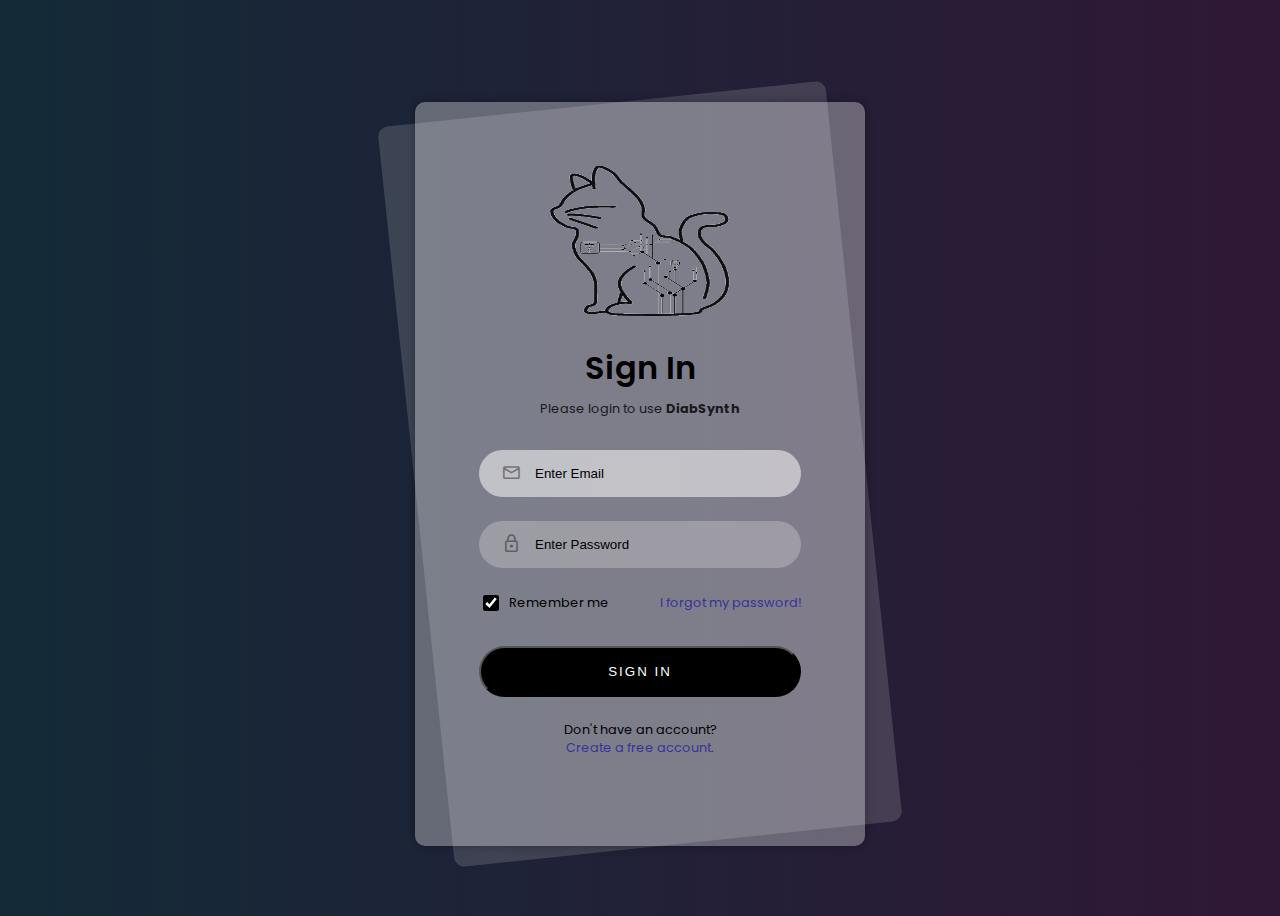
<file: index.html>
<!DOCTYPE html>
<html lang="en">

<head>
    <meta charset="UTF-8">
    <meta http-equiv="X-UA-Compatible" content="IE=edge">
    <meta name="viewport" content="width=device-width, initial-scale=1.0">
    <link rel="stylesheet" href="style.css"/>
    <link rel="stylesheet" href="https://fonts.googleapis.com/css2?family=Material+Symbols+Rounded:opsz,wght,FILL,GRAD@48,600,0,0" />
    <link rel="shortcut icon" href="images/circle_diab.png" type="image/png">
    <meta property="og:title" content="DiabSynth">
    <meta property="og:description" content="Empowering you with cutting-edge machine learning, DiabSynth redefines diabetes care. Gain insights tailored to your unique health profile, making proactive management effortless and personalized.">
    <meta property="og:image" content="https://diabsynth.netlify.app/images/circle_diab.png">
    <title>DiabSynth | Login</title>
</head>

<body>

    <div class="login-card-container">
        <div class="login-card">
            <div class="login-card-logo">
                <img src="images/bgremove_logo1.png" alt="logo" height="150px"> 
            </div>
            <div class="login-card-header">
                <h1>Sign In</h1>
                <div>Please login to use <b>DiabSynth</b></div>
            </div>
            <form class="login-card-form" onsubmit="validateCredentials(event)">
                <div class="form-item">
                    <span class="form-item-icon material-symbols-rounded">mail</span>
                    <input type="text" placeholder="Enter Email" id="emailForm" autocomplete="off" 
                    autofocus required>
                </div>
                <div class="form-item">
                    <span class="form-item-icon material-symbols-rounded">lock</span>
                    <input type="password" placeholder="Enter Password" id="passwordForm" autocomplete="off"
                     required>
                </div>
                <div class="form-item-other">
                    <div class="checkbox">
                        <input type="checkbox" id="rememberMeCheckbox" checked>
                        <label for="rememberMeCheckbox">Remember me</label>
                    </div>
                    <a href="#">I forgot my password!</a>
                </div>
                <button type="submit">Sign In</button>
            </form>
            <div class="login-card-footer">
                Don't have an account?<br> <a href="SignUp.html">Create a free account.</a>
            </div>
            <br>
        </div>
        <div class="login-card-social">
            <div class="login-card-social-btns">
                <!-- ... (social buttons) ... -->
            </div>
        </div>
    </div>

    <script>
        function validateCredentials(event) {
            event.preventDefault();
            
            var email = document.getElementById('emailForm').value;
            var password = document.getElementById('passwordForm').value;

            // Check if entered credentials are valid
            if (email === 'admin' && password === 'admin') {
                // Redirect to DiabSynth homepage
                window.location.href = 'homepage/index.html';
            } else {
                alert('Invalid credentials. Please try again.');
            }
        }
    </script>

</body>

</html>
</file>
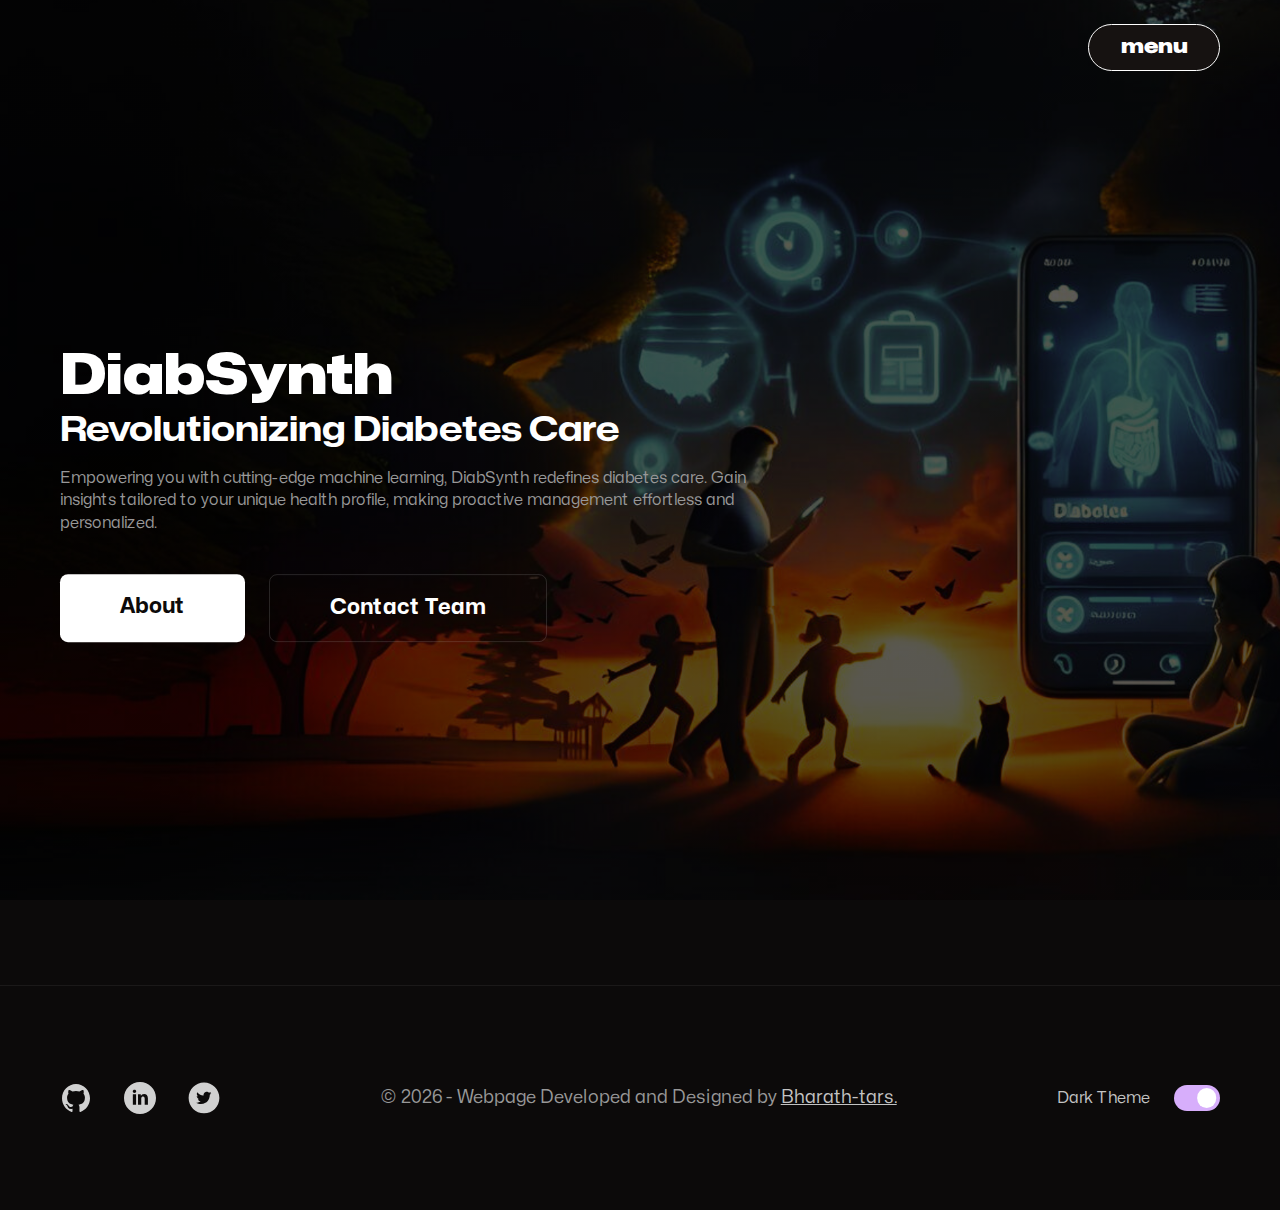
<file: homepage/index.html>
<!DOCTYPE html>
<html lang="en">
  <head>
    <meta charset="UTF-8" />
    <meta http-equiv="X-UA-Compatible" content="IE=edge" />
    <meta name="viewport" content="width=device-width, initial-scale=1.0" />
    <meta name="robots" content="index, follow" />
    <!-- Read and update content attributes accordingly  -->
    <meta
      name="description"
      content="Empowering you with cutting-edge machine learning, DiabSynth redefines diabetes care. Gain insights tailored to your unique health profile, making proactive management effortless and personalized."
    />
    <!-- Google / Search Engine Tags -->
<meta itemprop="name" content="DiabSynth">
<meta itemprop="description" content=" Empowering you with cutting-edge machine learning, DiabSynth redefines diabetes care. Gain insights tailored to your unique health profile, making proactive management effortless and personalized.">
<!-- Reference screenshot of updated site's header in place of content -->
<meta itemprop="image" content="assets/images/circle_diab.png">
<!-- Facebook Meta Tags -->
<meta property="og:url" content="https://diabsynth.netlify.app">
<meta property="og:type" content="website">
<meta property="og:title" content="DiabSynth">
<meta property="og:description" content=" Empowering you with cutting-edge machine learning, DiabSynth redefines diabetes care. Gain insights tailored to your unique health profile, making proactive management effortless and personalized.">
<!-- Reference screenshot of updated site's header in content -->
<meta property="og:image" content="assets/images/circle_diab.png">

<!-- Twitter Meta Tags -->
<meta name="twitter:card" content="summary_large_image">
<meta name="twitter:title" content="DiabSynth">
<meta name="twitter:description" content=" Empowering you with cutting-edge machine learning, DiabSynth redefines diabetes care. Gain insights tailored to your unique health profile, making proactive management effortless and personalized.">

<!-- Reference screenshot of updated site's header in content -->
<meta name="twitter:image" content="assets/images/circle_diab.png">


<!-- Update favicon href attribute with image of yourself -->
    <link
      rel="shortcut icon"
      href="assets/images/circle_diab.png"
      type="image/png"
    />

    <!-- Preloading fonts for better performance -->

    <link
      rel="preload"
      href="assets/fonts/Mona-Sans.woff2"
      as="font"
      type="font/woff2"
      crossorigin
    />

    <link rel="stylesheet" href="style.css" />
    <script src="script.js" defer></script>

    <!-- Your name here -->
    <title>DiabSynth | Home</title>
  </head>

  <body>

    <script>
      const theme = localStorage.getItem("theme") || "dark";
      document.body.classList.add(theme);
    </script>

    <header class="header">

      <div class="menu-btn-container">
        <div class="container">
          <button type="button" class="menu-btn">menu</button>
        </div>
      </div>

      <nav class="nav hidden">
        <ol class="nav-items">
          <li class="nav-item"><a href="index.html">Home</a></li>
          <li class="nav-item">
            <a href="about.html" data-focused="last-focused">About</a>
          </li>
          <li class="nav-item">
            <a href="faq.html" data-focused="last-focused">Blog & Faq's</a>
          </li>
          <li class="nav-item">
            <a href="https://diabsynth.onrender.com/" data-focused="last-focused">Test</a>
          </li>
          <li class="nav-item">
            <a href="contact.html" data-focused="last-focused">Contact</a>
          </li>
          <li class="nav-item">
            <a href="profile.html" data-focused="last-focused">Profile</a>
          </li>
        </ol>
      </nav>

      <div class="container">
        <div class="header-textbox">
          <!-- Replace with your name and job title -->
          <h1 class="h1">
            <b>DiabSynth</b></h1>
           <h3 class="h3"> Revolutionizing Diabetes Care
          </h3> 

          <!-- Add a small introductory paragraph about yourself -->
          <p class="header-text">
            Empowering you with cutting-edge machine learning, DiabSynth redefines diabetes care. Gain insights tailored to your unique health profile, making proactive management effortless and personalized.
          </p>

          <div class="header-btns">
            <a href="about.html" class="btn btn-cta">About</a>
            <a href="contact.html" class="btn btn-secondary">Contact Team</a>
          </div>
        </div>
      </div>
    </header>

    <footer class="footer">
      <div class="container">
        <div class="footer-content">
          <!-- Update href and src attributes -->
          <nav>
            <ol class="footer-links">
              <li class="footer-link">
                <a title="GitHub" href="https://github.com/bharath-tars" target="_blank" rel="noopener"
                  ><img
                    loading="lazy"
                    src="assets/images/social-links/github.svg"
                    alt="GitHub"
                /></a>
              </li>
              <li class="footer-link">
                <a title="Linkedin" href="https://www.linkedin.com/in/bharath-sudarsanam" target="_blank" rel="noopener"
                  ><img
                    loading="lazy"
                    src="assets/images/social-links/linkedin.svg"
                    alt="Linkedin"
                /></a>
              </li>
              <li class="footer-link">
                <a title="Linktree" href="https://twitter.com/Bharathtars1991" target="_blank" rel="noopener"
                  ><img
                    loading="lazy"
                    src="assets/images/social-links/twitter.svg"
                    alt="Twitter"
                /></a>
              </li>
            </ol>
          </nav>
          <p class="footer-text">
            &copy; <span>2023</span> - Webpage Developed and Designed by <a target="_blank" rel="noopener" href="https://github.com/bharath-tars">Bharath-tars.</a>
          </p>
          <label class="theme-switch" for="theme-switch">
            <span>Dark Theme</span>
            <input type="checkbox" id="theme-switch" role="switch"/>
          </label>
        </div>
      </div>
    </footer>
  </body>
</html>
</file>
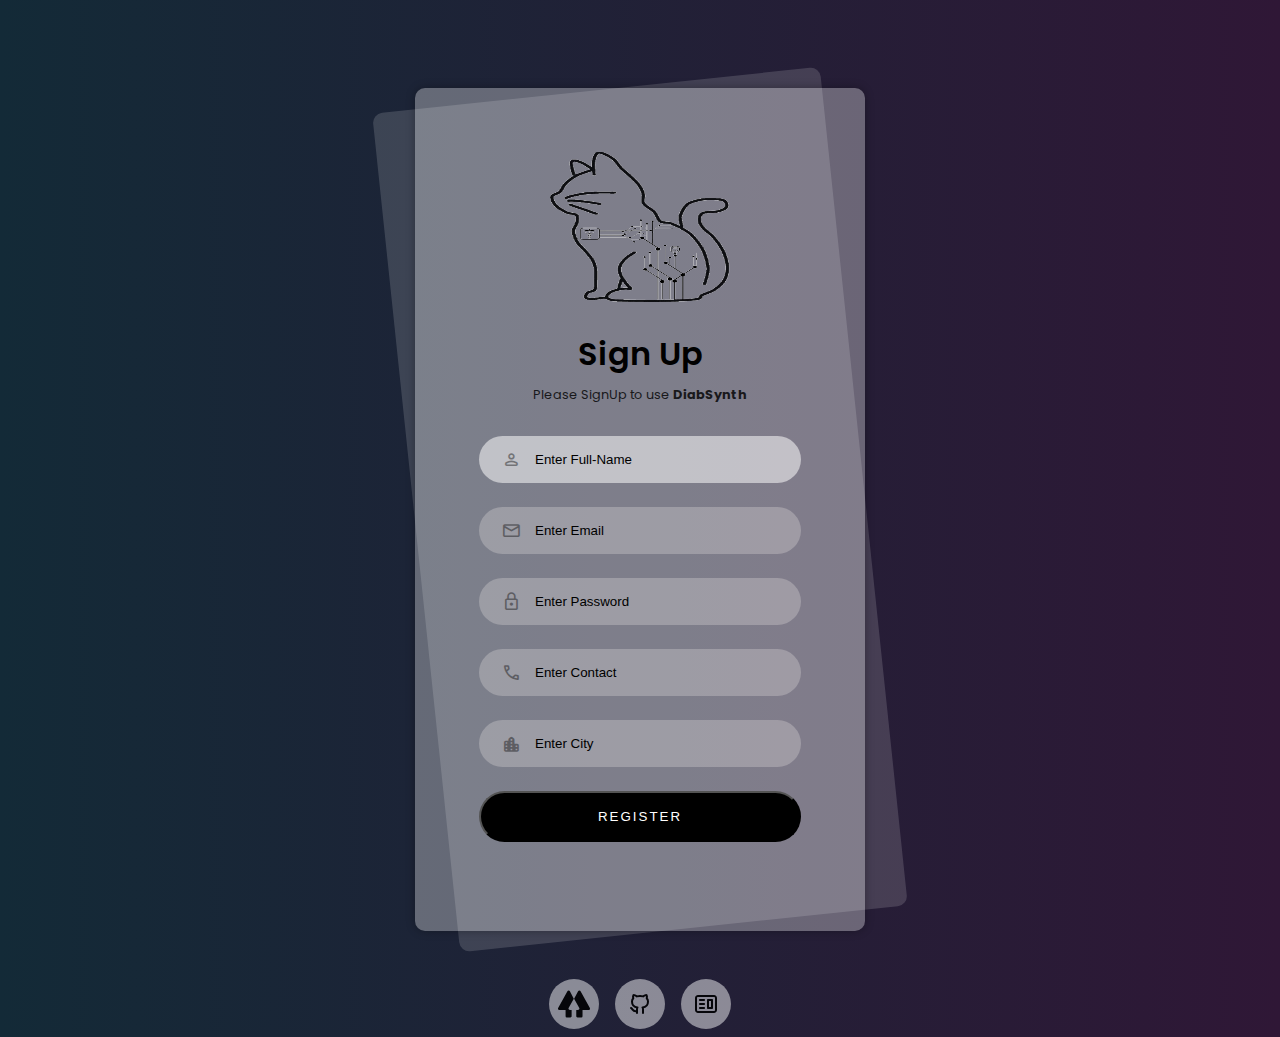
<file: SignUp.html>
<!DOCTYPE html>
<html lang="en">

<head>
    <meta charset="UTF-8">
    <meta http-equiv="X-UA-Compatible" content="IE=edge">
    <meta name="viewport" content="width=device-width, initial-scale=1.0">
    <link rel="stylesheet" href="style.css"/>
    <link rel="stylesheet" href="https://fonts.googleapis.com/css2?family=Material+Symbols+Rounded:opsz,wght,FILL,GRAD@48,600,0,0" />
    <link rel="shortcut icon" href="images/circle_diab.png" type="image/png">
    <title>DiabSynth | SignUp</title>
</head>

<body>

    <div class="login-card-container">
        <div class="login-card">
            <div class="login-card-logo">
                <img src="images/bgremove_logo1.png" alt="logo" height="150px">
            </div>
            <div class="login-card-header">
                <h1>Sign Up</h1>
                <div>Please SignUp to use <b>DiabSynth</b></div>
            </div>
            <form class="login-card-form" action="index.html">
                <div class="form-item">
                    <span class="form-item-icon material-symbols-rounded">person</span>
                    <input type="text" placeholder="Enter Full-Name" name="name" id="name" autocomplete="off" 
                    autofocus required>
                </div>
                <div class="form-item">
                    <span class="form-item-icon material-symbols-rounded">mail</span>
                    <input type="email" placeholder="Enter Email" name="email" id="email" autocomplete="off" 
                    autofocus required>
                </div>
                <div class="form-item">
                    <span class="form-item-icon material-symbols-rounded">lock</span>
                    <input type="password" placeholder="Enter Password" name="password" id="password" autocomplete="off"
                     autofocus required>
                </div>
                <div class="form-item">
                    <span class="form-item-icon material-symbols-rounded">Phone</span>
                    <input type="text" placeholder="Enter Contact" name="phone" id="phone" autocomplete="off" 
                    autofocus required>
                </div>
                <div class="form-item">
                    <span class="form-item-icon material-symbols-rounded">location_city</span>
                    <input type="text" placeholder="Enter City" name="city" id="city" autocomplete="off" 
                    autofocus required>
                </div>

                <button type="submit">Register</button>
            </form>
            <br>
        </div>
        <div class="login-card-social">
            <div class="login-card-social-btns">
                <a href="https://linktr.ee/bharath2k35" target="_blank">
                    <svg role="img" viewBox="0 0 24 24" xmlns="http://www.w3.org/2000/svg" id="IconChangeColor" height="32" width="32"><title>Linktree</title><path d="M7.953 15.066c-.08.163-.08.324-.08.486.08.517.528.897 1.052.89h1.294v4.776c0 .486-.404.89-.89.89H6.577a.898.898 0 0 1-.889-.891v-4.774H.992c-.728 0-1.214-.729-.89-1.377l6.96-12.627a1.065 1.065 0 0 1 1.863 0l2.913 5.585-3.885 7.042zm15.945 0l-6.96-12.627a1.065 1.065 0 0 0-1.862 0l-2.995 5.586 3.885 7.04c.081.164.081.326.081.487-.08.517-.529.897-1.052.89h-1.296v4.776c.005.49.4.887.89.89h2.914a.9.9 0 0 0 .892-.89v-4.775h4.612c.73 0 1.214-.729.89-1.377Z" id="mainIconPathAttribute"></path></svg>
                </a>
                <a href="https://github.com/Bharath-tars/DiabSynth" target="_blank">
                    <svg xmlns="http://www.w3.org/2000/svg" class="icon icon-tabler icon-tabler-brand-github" width="24" height="24" viewBox="0 0 24 24" stroke-width="2" stroke="currentColor" fill="none" stroke-linecap="round" stroke-linejoin="round"> <path stroke="none" d="M0 0h24v24H0z" fill="none"/> <path d="M9 19c-4.3 1.4 -4.3 -2.5 -6 -3m12 5v-3.5c0 -1 .1 -1.4 -.5 -2c2.8 -.3 5.5 -1.4 5.5 -6a4.6 4.6 0 0 0 -1.3 -3.2a4.2 4.2 0 0 0 -.1 -3.2s-1.1 -.3 -3.5 1.3a12.3 12.3 0 0 0 -6.2 0c-2.4 -1.6 -3.5 -1.3 -3.5 -1.3a4.2 4.2 0 0 0 -.1 3.2a4.6 4.6 0 0 0 -1.3 3.2c0 4.6 2.7 5.7 5.5 6c-.6 .6 -.6 1.2 -.5 2v3.5" /> </svg>
                </a>
                <a href="https://tarsai.netlify.app/" target="_blank">
                    <svg width="24" height="24" viewBox="0 0 24 24" fill="none" xmlns="http://www.w3.org/2000/svg" > <path fill-rule="evenodd" clip-rule="evenodd" d="M14 7C13.4477 7 13 7.44772 13 8V16C13 16.5523 13.4477 17 14 17H18C18.5523 17 19 16.5523 19 16V8C19 7.44772 18.5523 7 18 7H14ZM17 9H15V15H17V9Z" fill="currentColor" /> <path d="M6 7C5.44772 7 5 7.44772 5 8C5 8.55228 5.44772 9 6 9H10C10.5523 9 11 8.55228 11 8C11 7.44772 10.5523 7 10 7H6Z" fill="currentColor" /> <path d="M6 11C5.44772 11 5 11.4477 5 12C5 12.5523 5.44772 13 6 13H10C10.5523 13 11 12.5523 11 12C11 11.4477 10.5523 11 10 11H6Z" fill="currentColor" /> <path d="M5 16C5 15.4477 5.44772 15 6 15H10C10.5523 15 11 15.4477 11 16C11 16.5523 10.5523 17 10 17H6C5.44772 17 5 16.5523 5 16Z" fill="currentColor" /> <path fill-rule="evenodd" clip-rule="evenodd" d="M4 3C2.34315 3 1 4.34315 1 6V18C1 19.6569 2.34315 21 4 21H20C21.6569 21 23 19.6569 23 18V6C23 4.34315 21.6569 3 20 3H4ZM20 5H4C3.44772 5 3 5.44772 3 6V18C3 18.5523 3.44772 19 4 19H20C20.5523 19 21 18.5523 21 18V6C21 5.44772 20.5523 5 20 5Z" fill="currentColor" /> </svg>
                </a>
            </div>
        </div>
    </div>

</body>

</html>
</file>
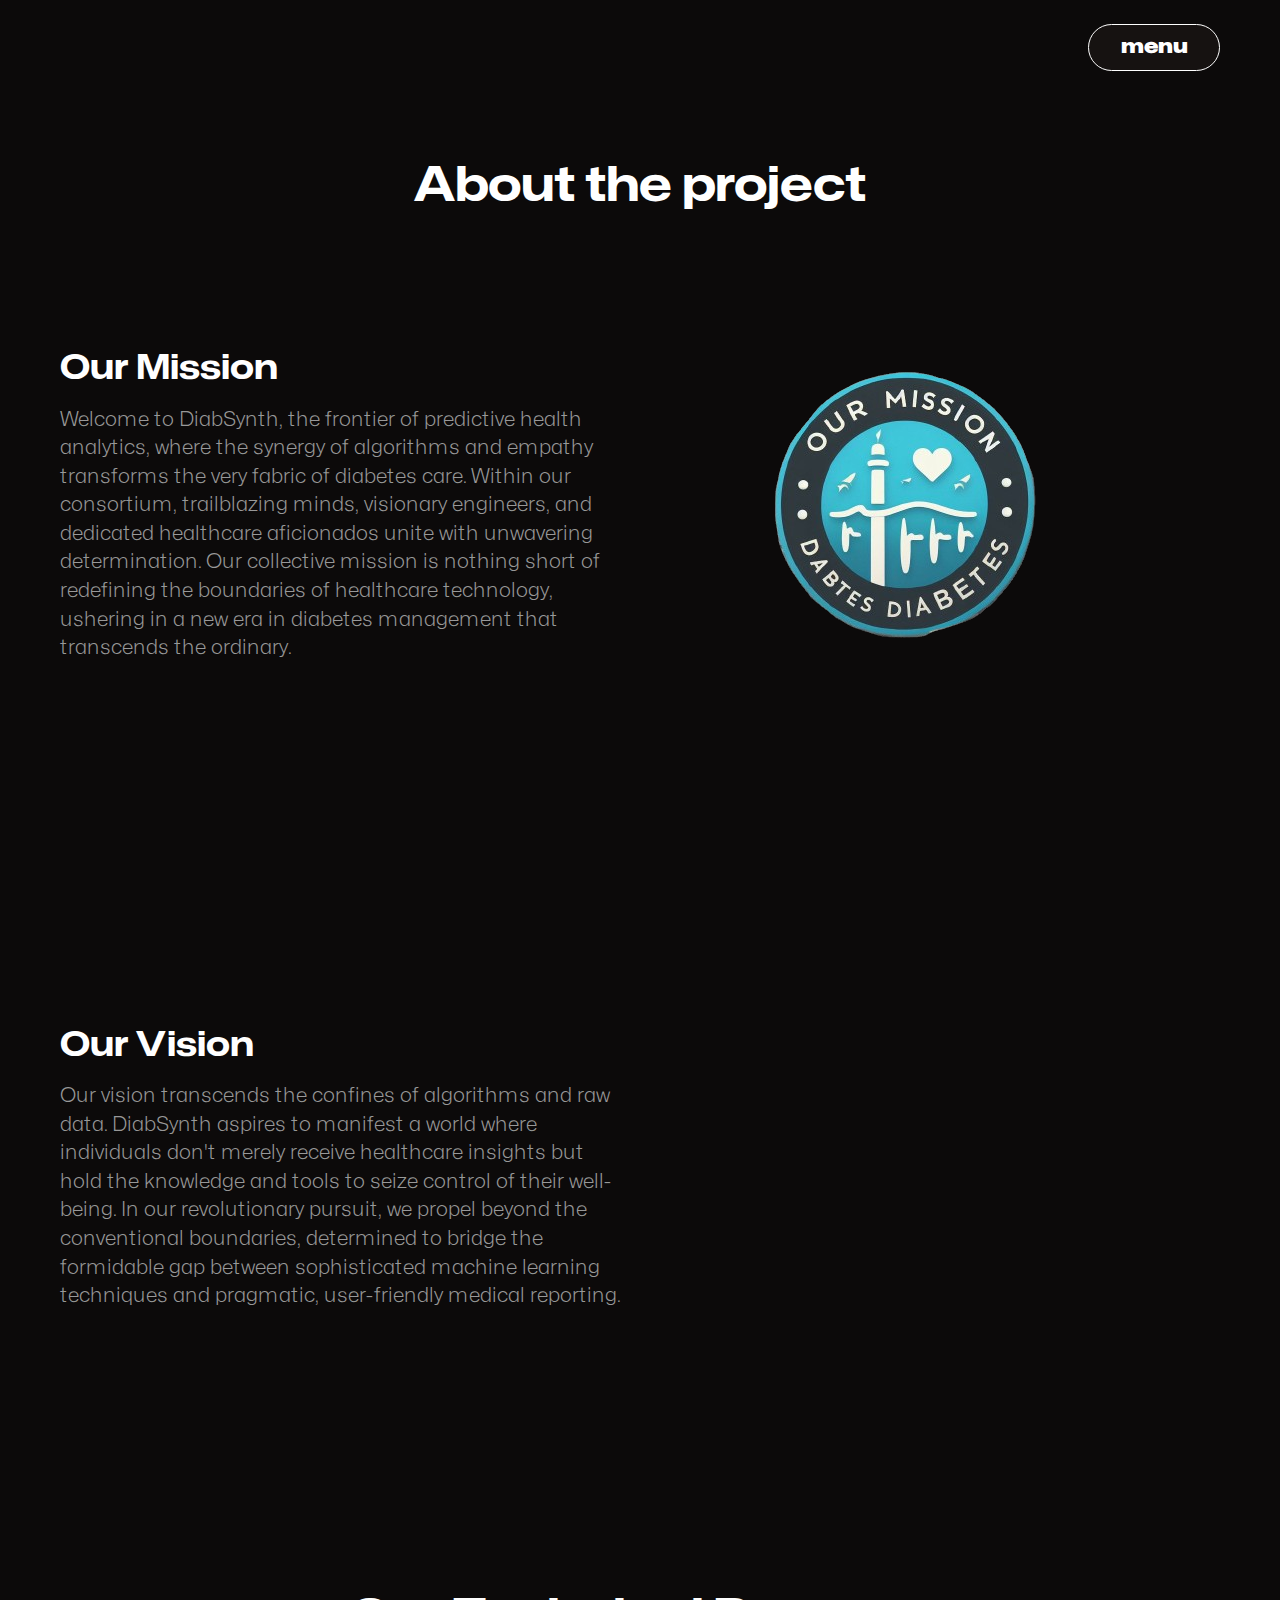
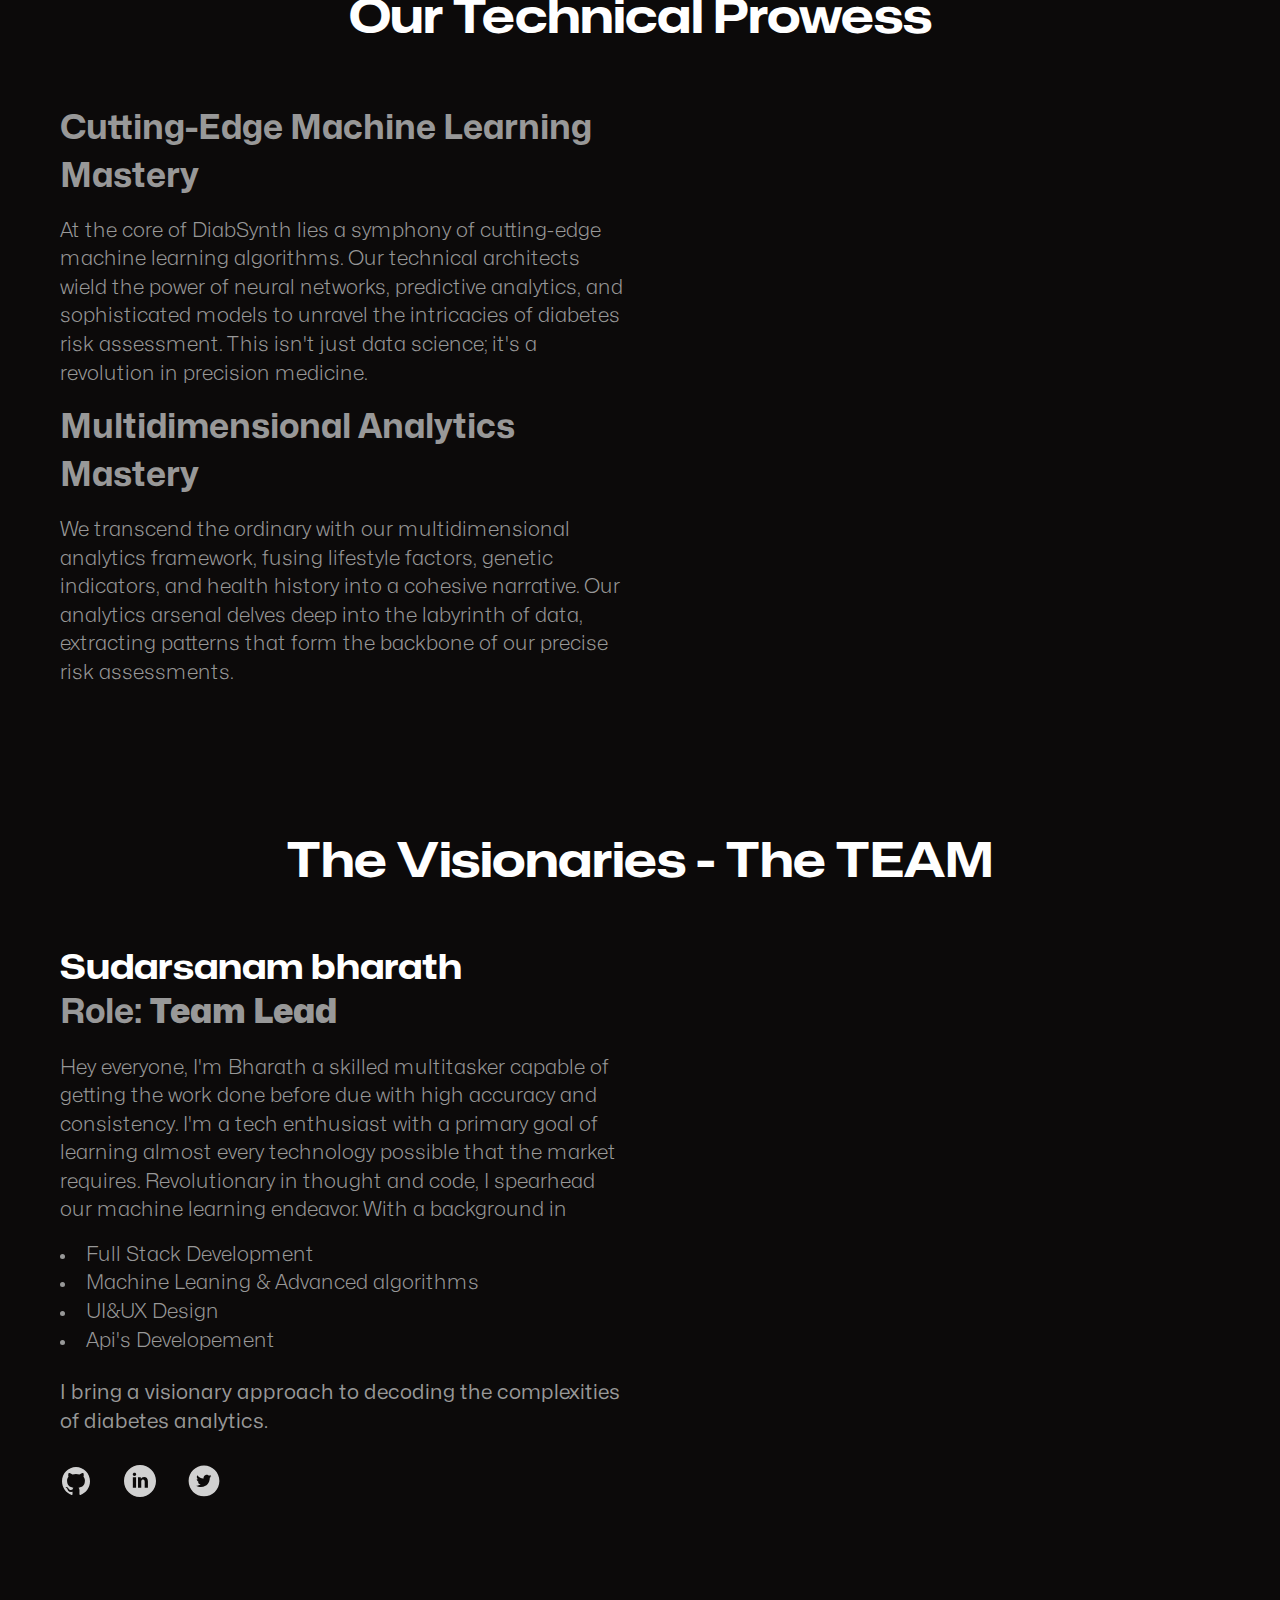
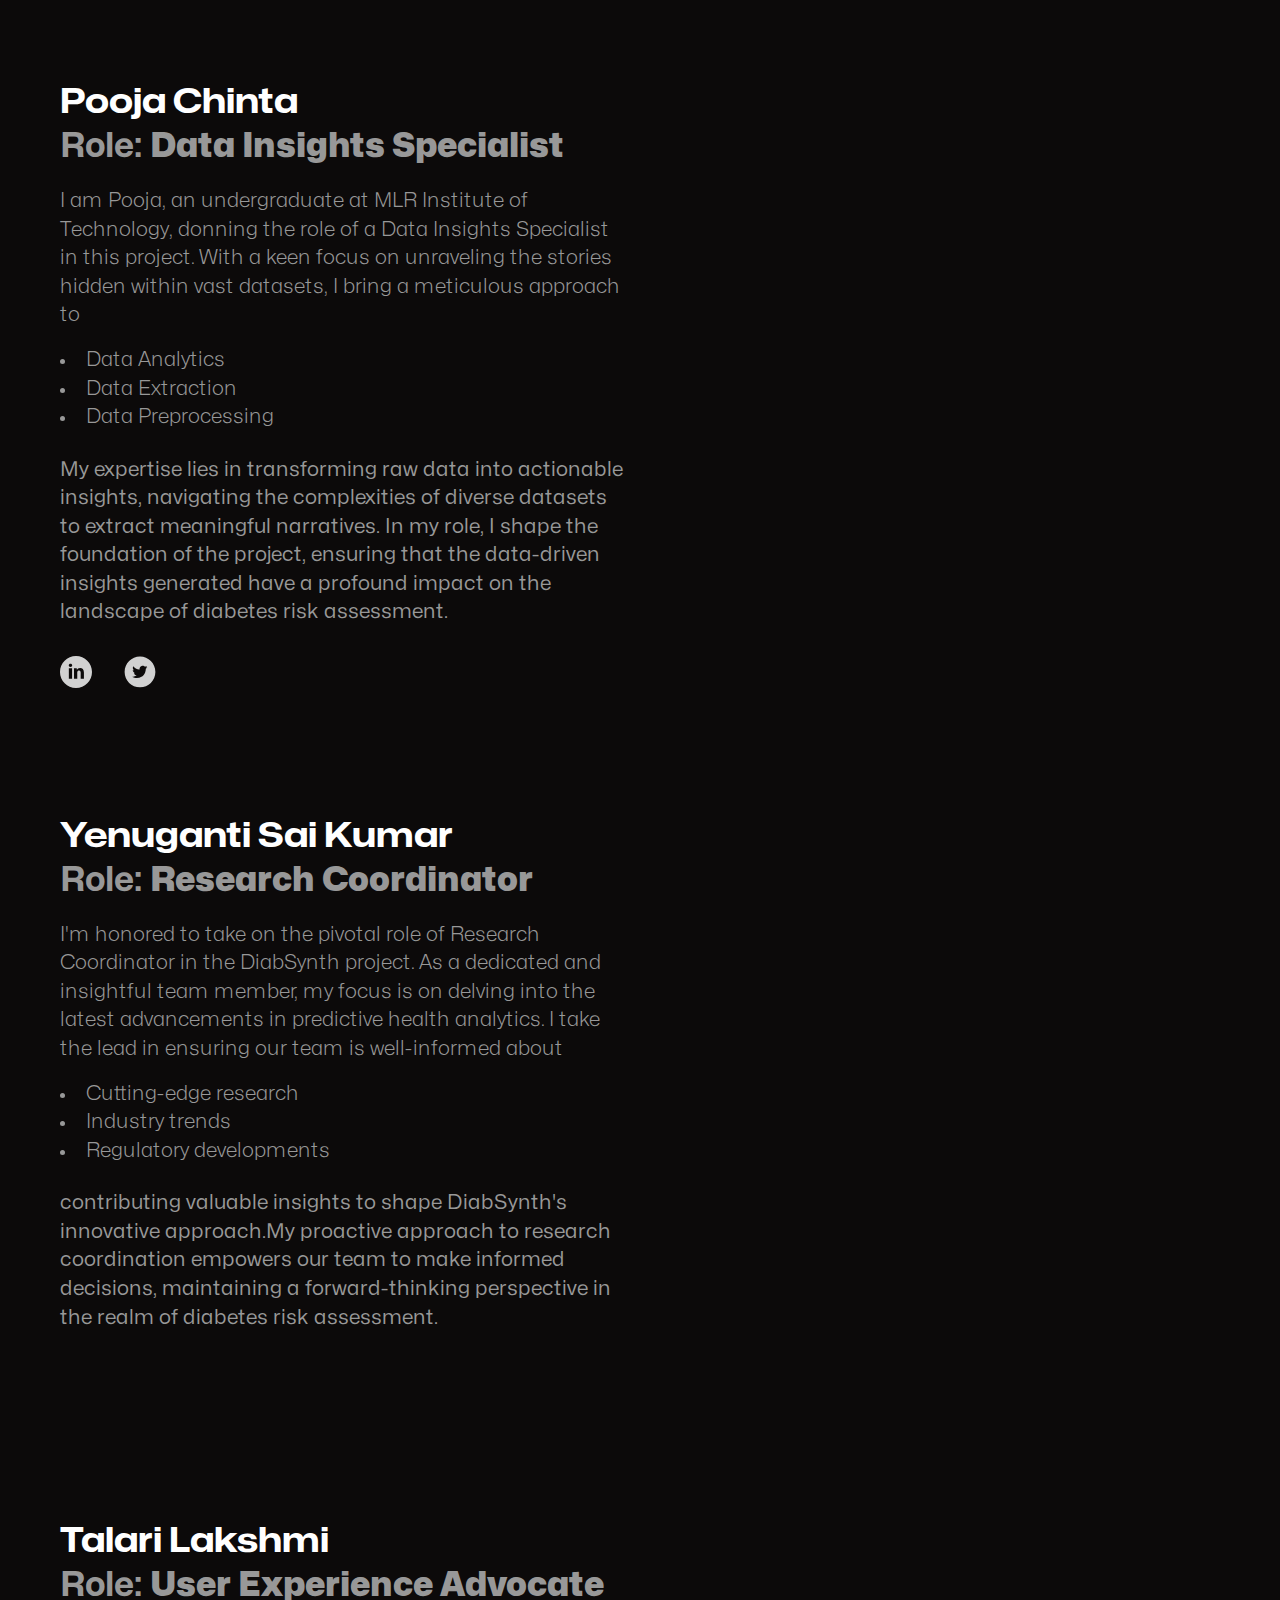
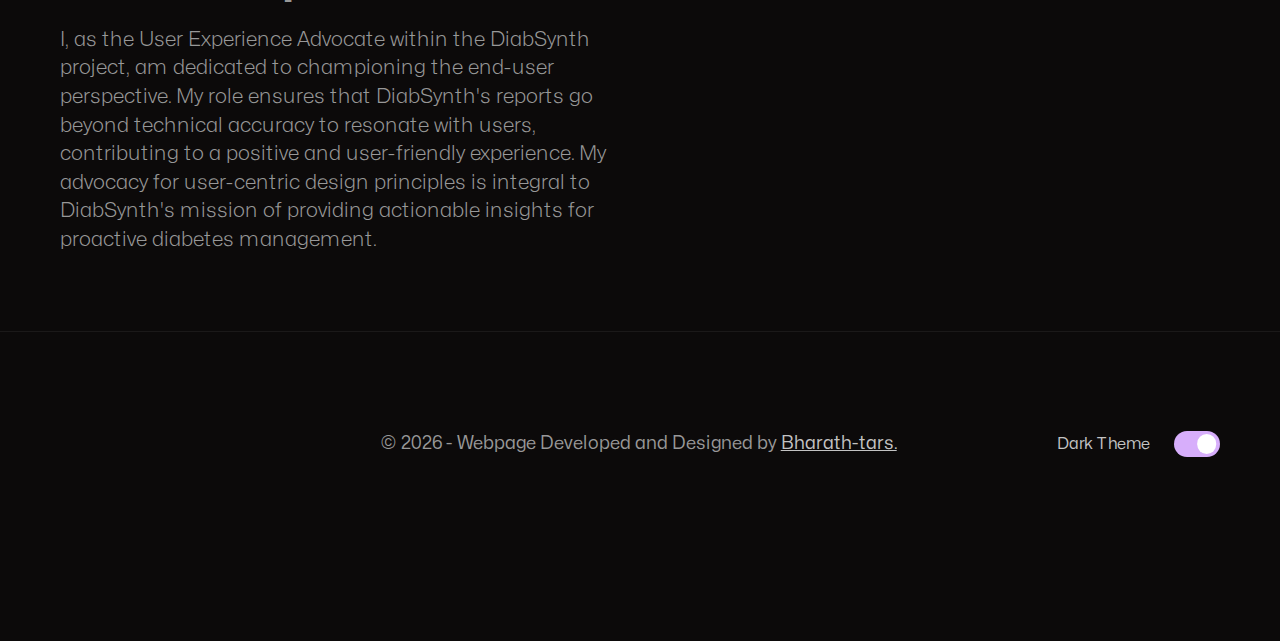
<file: homepage/about.html>
<!DOCTYPE html>
<html lang="en">
  <head>
    <meta charset="UTF-8" />
    <meta http-equiv="X-UA-Compatible" content="IE=edge" />
    <meta name="viewport" content="width=device-width, initial-scale=1.0" />
    <meta name="robots" content="index, follow" />
    <!-- Read and update content attributes accordingly  -->
    <meta
      name="description"
      content="Empowering you with cutting-edge machine learning, DiabSynth redefines diabetes care. Gain insights tailored to your unique health profile, making proactive management effortless and personalized."
    />
    <!-- Google / Search Engine Tags -->
<meta itemprop="name" content="DiabSynth">
<meta itemprop="description" content=" Empowering you with cutting-edge machine learning, DiabSynth redefines diabetes care. Gain insights tailored to your unique health profile, making proactive management effortless and personalized.">
<!-- Reference screenshot of updated site's header in place of content -->
<meta itemprop="image" content="assets/images/circle_diab.png">
<!-- Facebook Meta Tags -->
<meta property="og:url" content="https://diabsynth.netlify.app">
<meta property="og:type" content="website">
<meta property="og:title" content="DiabSynth">
<meta property="og:description" content=" Empowering you with cutting-edge machine learning, DiabSynth redefines diabetes care. Gain insights tailored to your unique health profile, making proactive management effortless and personalized.">
<!-- Reference screenshot of updated site's header in content -->
<meta property="og:image" content="assets/images/circle_diab.png">

<!-- Twitter Meta Tags -->
<meta name="twitter:card" content="summary_large_image">
<meta name="twitter:title" content="DiabSynth">
<meta name="twitter:description" content=" Empowering you with cutting-edge machine learning, DiabSynth redefines diabetes care. Gain insights tailored to your unique health profile, making proactive management effortless and personalized.">

<!-- Reference screenshot of updated site's header in content -->
<meta name="twitter:image" content="assets/images/circle_diab.png">


<!-- Update favicon href attribute with image of yourself -->
    <link
      rel="shortcut icon"
      href="assets/images/circle_diab.png"
      type="image/png"
    />

    <!-- Preloading fonts for better performance -->

    <link
      rel="preload"
      href="assets/fonts/Mona-Sans.woff2"
      as="font"
      type="font/woff2"
      crossorigin
    />

    <link rel="stylesheet" href="style.css" />
    <script src="script.js" defer></script>

    <!-- Your name here -->
    <title>DiabSynth | About</title>
  </head>

  <body>

    <script>
      const theme = localStorage.getItem("theme") || "dark";
      document.body.classList.add(theme);
    </script>


      <div class="menu-btn-container">
        <div class="container">
          <button type="button" class="menu-btn">menu</button>
        </div>
      </div>

      <nav class="nav hidden">
        <ol class="nav-items">
          <li class="nav-item"><a href="index.html">Home</a></li>
          <li class="nav-item">
            <a href="about.html" data-focused="last-focused">About</a>
          </li>
          <li class="nav-item">
            <a href="faq.html" data-focused="last-focused">Blog & Faq's</a>
          </li>
          <li class="nav-item">
            <a href="https://diabsynth.onrender.com/" data-focused="last-focused">Test</a>
          </li>
          <li class="nav-item">
            <a href="contact.html" data-focused="last-focused">Contact</a>
          </li>
          <li class="nav-item">
            <a href="profile.html" data-focused="last-focused">Profile</a>
          </li>
        </ol>
      </nav>
    <main class="main">
        <section class="work">
            <div class="container">
              <h2 class="h2" id="work">About the project</h2>
              <div class="work-boxes">
                <div class="work-box">
                  <div class="work-textbox">
                    <!-- Add your project title here -->
                    <h3 class="h3">Our Mission</h3>
                    <!-- Add small description of your project  -->
                    <p class="work-text">
                        Welcome to DiabSynth, the frontier of predictive health analytics, where the synergy of algorithms 
                        and empathy transforms the very fabric of diabetes care. Within our consortium, trailblazing minds, 
                        visionary engineers, and dedicated healthcare aficionados unite with unwavering determination. 
                        Our collective mission is nothing short of redefining the boundaries of healthcare technology, 
                        ushering in a new era in diabetes management that transcends the ordinary.
                    </p>
                  </div>
    
             <!-- Update img src and alt attribute  -->
    
                  <picture class="work-img">
                    <img
                      loading="lazy"
                      src="assets/images/mission.png"
                      alt="agency elevation"
                    />
                  </picture>
                </div>
                <div class="work-box">
                    <div class="work-textbox">
                        
                        <!-- Add your project title here -->
                        <h3 class="h3">Our Vision</h3>
                        <!-- Add small description of your project  -->
        
                        <p class="work-text">
                            Our vision transcends the confines of algorithms and raw data. DiabSynth 
                            aspires to manifest a world where individuals don't merely receive healthcare 
                            insights but hold the knowledge and tools to seize control of their well-being. 
                            In our revolutionary pursuit, we propel beyond the conventional boundaries, 
                            determined to bridge the formidable gap between sophisticated machine learning 
                            techniques and pragmatic, user-friendly medical reporting.</p>
                        
                 </div>
                  <!-- Update img src and alt attribute  -->
                  <picture class="work-img">
                    <img
                      loading="lazy"
                      src="assets/images/vision2.png"
                      alt="portfolio template"
                    />
                  </picture>
                </div>
                <h2 class="h2" id="work">Our Technical Prowess</h2>
                <br><br>
                <div class="work-box">
                    <div class="work-textbox">
                        <!-- Add your project title here -->
                        <h4 class="h3">Cutting-Edge Machine Learning Mastery</h4>
                        <!-- Add small description of your project  -->
                        <p class="work-text">
                            At the core of DiabSynth lies a symphony of cutting-edge machine learning algorithms. 
                            Our technical architects wield the power of neural networks, predictive analytics, and sophisticated 
                            models to unravel the intricacies of diabetes risk assessment. This isn't just data science; 
                            it's a revolution in precision medicine.
                        </p>
                        <h4 class="h3">Multidimensional Analytics Mastery</h4>
                        <!-- Add small description of your project  -->
                        <p class="work-text">
                            We transcend the ordinary with our multidimensional analytics framework, 
                            fusing lifestyle factors, genetic indicators, and health history into a cohesive narrative. 
                            Our analytics arsenal delves deep into the labyrinth of data, extracting patterns that form 
                            the backbone of our precise risk assessments.
                        </p>

                    </div>
             <!-- Update img src and alt attribute  -->
                  <picture class="work-img">
                    <img
                      loading="lazy"
                      src="assets/images/multidimentional.png"
                      alt="contribute dev"
                    />
                  </picture>
                </div>
                <h2 class="h2" id="work">The Visionaries - The TEAM</h2>
                <br><br>
                <div class="work-box">
                    <div class="work-textbox">
                        <!-- Add your project title here -->
                        <h3 class="h3">Sudarsanam bharath</h3>
                        <!-- Add small description of your project  -->
                        <h4 class="h3">Role: <b>Team Lead</b></h4>
                        <!-- Add small description of your project  -->
                        <p class="work-text">
                            Hey everyone, I'm Bharath a skilled multitasker capable of getting the work done before due with high accuracy and 
                            consistency. I'm a tech enthusiast with a primary goal of learning almost every technology possible that the market 
                            requires. Revolutionary in thought and code, I spearhead our machine learning endeavor. 
                            With a background in 
                            <ol class="work-technologies">
                                <li>Full Stack Development</li>
                                <li>Machine Leaning & Advanced algorithms</li>
                                <li>UI&UX Design</li>
                                <li>Api's Developement</li>
                              </ol> I bring a visionary approach to decoding the complexities
                            of diabetes analytics.
                        </p>
                        <br>
                        <ol class="footer-links">
                            <li class="footer-link">
                              <a title="GitHub" href="https://github.com/bharath-tars" target="_blank" rel="noopener"
                                ><img
                                  loading="lazy"
                                  src="assets/images/social-links/github.svg"
                                  alt="GitHub"
                              /></a>
                            </li>
                            <li class="footer-link">
                              <a title="Linkedin" href="https://www.linkedin.com/in/bharath-sudarsanam" target="_blank" rel="noopener"
                                ><img
                                  loading="lazy"
                                  src="assets/images/social-links/linkedin.svg"
                                  alt="Linkedin"
                              /></a>
                            </li>
                            <li class="footer-link">
                              <a title="Linktree" href="https://twitter.com/Bharathtars1991" target="_blank" rel="noopener"
                                ><img
                                  loading="lazy"
                                  src="assets/images/social-links/twitter.svg"
                                  alt="Twitter"
                              /></a>
                            </li>
                          </ol>
                    </div>
                    
             <!-- Update img src and alt attribute  -->
                  <picture class="work-img">
                    <img
                      loading="lazy"
                      src="assets/images/bharath.png"
                      alt="contribute dev"
                    />
                  </picture>
                </div>
                <br><br>
                <!-- bout pooja -->
                <div class="work-box">
                    <div class="work-textbox">
                        <!-- Add your project title here -->
                        <h3 class="h3">Pooja Chinta</h3>
                        <!-- Add small description of your project  -->
                        <h4 class="h3">Role: <b>Data Insights Specialist</b></h4>
                        <!-- Add small description of your project  -->
                        <p class="work-text">
                            I am Pooja, an undergraduate at MLR Institute of Technology,
                             donning the role of a Data Insights Specialist in this project. 
                             With a keen focus on unraveling the stories hidden within vast datasets, 
                             I bring a meticulous approach to 
                            <ol class="work-technologies">
                                <li>Data Analytics</li>
                                <li>Data Extraction</li>
                                <li>Data Preprocessing</li>
                              </ol> My expertise lies in transforming raw data into actionable insights,
                               navigating the complexities of diverse datasets to extract meaningful narratives. 
                               In my role, I shape the foundation of the project, ensuring that the data-driven 
                               insights generated have a profound impact on the landscape of diabetes risk assessment.
                        </p>
                        <br>
                        <ol class="footer-links">
                            <li class="footer-link">
                              <a title="Linkedin" href="https://www.linkedin.com/in/pooja-chinta-754312234/" target="_blank" rel="noopener"
                                ><img
                                  loading="lazy"
                                  src="assets/images/social-links/linkedin.svg"
                                  alt="Linkedin"
                              /></a>
                            </li>
                            <li class="footer-link">
                                <a title="Linktree" href="https://twitter.com/Bharathtars1991" target="_blank" rel="noopener"
                                  ><img
                                    loading="lazy"
                                    src="assets/images/social-links/twitter.svg"
                                    alt="Twitter"
                                /></a>
                              </li>
                          </ol>
                    </div>
                    
             <!-- Update img src and alt attribute  -->
                  <picture class="work-img">
                    <img
                      loading="lazy"
                      src="assets/images/poojaaa.png"
                      alt="unknown"
                    />
                  </picture>
                </div>
                <!-- bout pooja -->
                <!-- bout sai -->
                <div class="work-box">
                    <div class="work-textbox">
                        <!-- Add your project title here -->
                        <h3 class="h3">Yenuganti Sai Kumar</h3>
                        <!-- Add small description of your project  -->
                        <h4 class="h3">Role: <b>Research Coordinator</b></h4>
                        <!-- Add small description of your project  -->
                        <p class="work-text">
                            I'm honored to take on the pivotal role of Research Coordinator in the DiabSynth project. 
                            As a dedicated and insightful team member, my focus is on delving into the latest advancements 
                            in predictive health analytics. I take the lead in ensuring our team is well-informed about 
                            <ol class="work-technologies">
                                <li>Cutting-edge research</li>
                                <li>Industry trends</li>
                                <li>Regulatory developments</li>
                              </ol>
                            contributing valuable insights to shape DiabSynth's innovative approach.My proactive approach to research 
                            coordination empowers our team to make informed decisions, maintaining a forward-thinking perspective 
                            in the realm of diabetes risk assessment.
                        </p>
                        <br>
                        <ol class="footer-links">
                            <li class="footer-link">
                              <a title="Linkedin" href="https://www.linkedin.com/in/pooja-chinta-754312234/" target="_blank" rel="noopener"
                                ><img
                                  loading="lazy"
                                  src="assets/images/social-links/linkedin.svg"
                                  alt="Linkedin"
                              /></a>
                            </li>
                            <li class="footer-link">
                                <a title="Linktree" href="https://twitter.com/Bharathtars1991" target="_blank" rel="noopener"
                                  ><img
                                    loading="lazy"
                                    src="assets/images/social-links/twitter.svg"
                                    alt="Twitter"
                                /></a>
                              </li>
                          </ol>
                    </div>
                    
             <!-- Update img src and alt attribute  -->
                  <picture class="work-img">
                    <img
                      loading="lazy"
                      src="assets/images/saiko3.png"
                      alt="contribute dev"
                    />
                  </picture>
                </div>
                <!-- bout sai -->
                <!-- bout sai -->
                <div class="work-box">
                    <div class="work-textbox">
                        <!-- Add your project title here -->
                        <h3 class="h3">Talari Lakshmi</h3>
                        <!-- Add small description of your project  -->
                        <h4 class="h3">Role: <b>User Experience Advocate</b></h4>
                        <!-- Add small description of your project  -->
                        <p class="work-text">
                            I, as the User Experience Advocate within the DiabSynth project, am dedicated to championing 
                            the end-user perspective. My role ensures that DiabSynth's reports go beyond technical accuracy 
                            to resonate with users, contributing to a positive and user-friendly experience.
                            My advocacy for user-centric design principles is integral to DiabSynth's mission of
                             providing actionable insights for proactive diabetes management.
                        </p>
                        <br>
                        <ol class="footer-links">
                            <li class="footer-link">
                              <a title="Linkedin" href="https://www.linkedin.com/in/pooja-chinta-754312234/" target="_blank" rel="noopener"
                                ><img
                                  loading="lazy"
                                  src="assets/images/social-links/linkedin.svg"
                                  alt="Linkedin"
                              /></a>
                            </li>
                            <li class="footer-link">
                                <a title="Linktree" href="https://twitter.com/Bharathtars1991" target="_blank" rel="noopener"
                                  ><img
                                    loading="lazy"
                                    src="assets/images/social-links/twitter.svg"
                                    alt="Twitter"
                                /></a>
                              </li>
                          </ol>
                    </div>
                    
             <!-- Update img src and alt attribute  -->
                  <picture class="work-img">
                    <img
                      loading="lazy"
                      src="assets/images/saiko3.png"
                      alt="contribute dev"
                    />
                  </picture>
                </div>
                <!-- bout sai -->

              </div>
            </div>
          </section>
      <footer class="footer">
        <div class="container">
          <div class="footer-content">
            <!-- Update href and src attributes -->
            <nav>
              <ol class="footer-links">
                <li class="footer-link">
                  <a title="GitHub" href="https://github.com/bharath-tars" target="_blank" rel="noopener"
                    ><img
                      loading="lazy"
                      src="assets/images/social-links/github.svg"
                      alt="GitHub"
                  /></a>
                </li>
                <li class="footer-link">
                  <a title="Linkedin" href="https://www.linkedin.com/in/bharath-sudarsanam" target="_blank" rel="noopener"
                    ><img
                      loading="lazy"
                      src="assets/images/social-links/linkedin.svg"
                      alt="Linkedin"
                  /></a>
                </li>
                <li class="footer-link">
                  <a title="Linktree" href="https://twitter.com/Bharathtars1991" target="_blank" rel="noopener"
                    ><img
                      loading="lazy"
                      src="assets/images/social-links/twitter.svg"
                      alt="Twitter"
                  /></a>
                </li>
              </ol>
            </nav>
            <p class="footer-text">
              &copy; <span>2023</span> - Webpage Developed and Designed by <a target="_blank" rel="noopener" href="https://github.com/bharath-tars">Bharath-tars.</a>
            </p>
            <label class="theme-switch" for="theme-switch">
              <span>Dark Theme</span>
              <input type="checkbox" id="theme-switch" role="switch"/>
            </label>
          </div>
        </div>
      </footer>
    </main>
  </body>
</html>
</file>
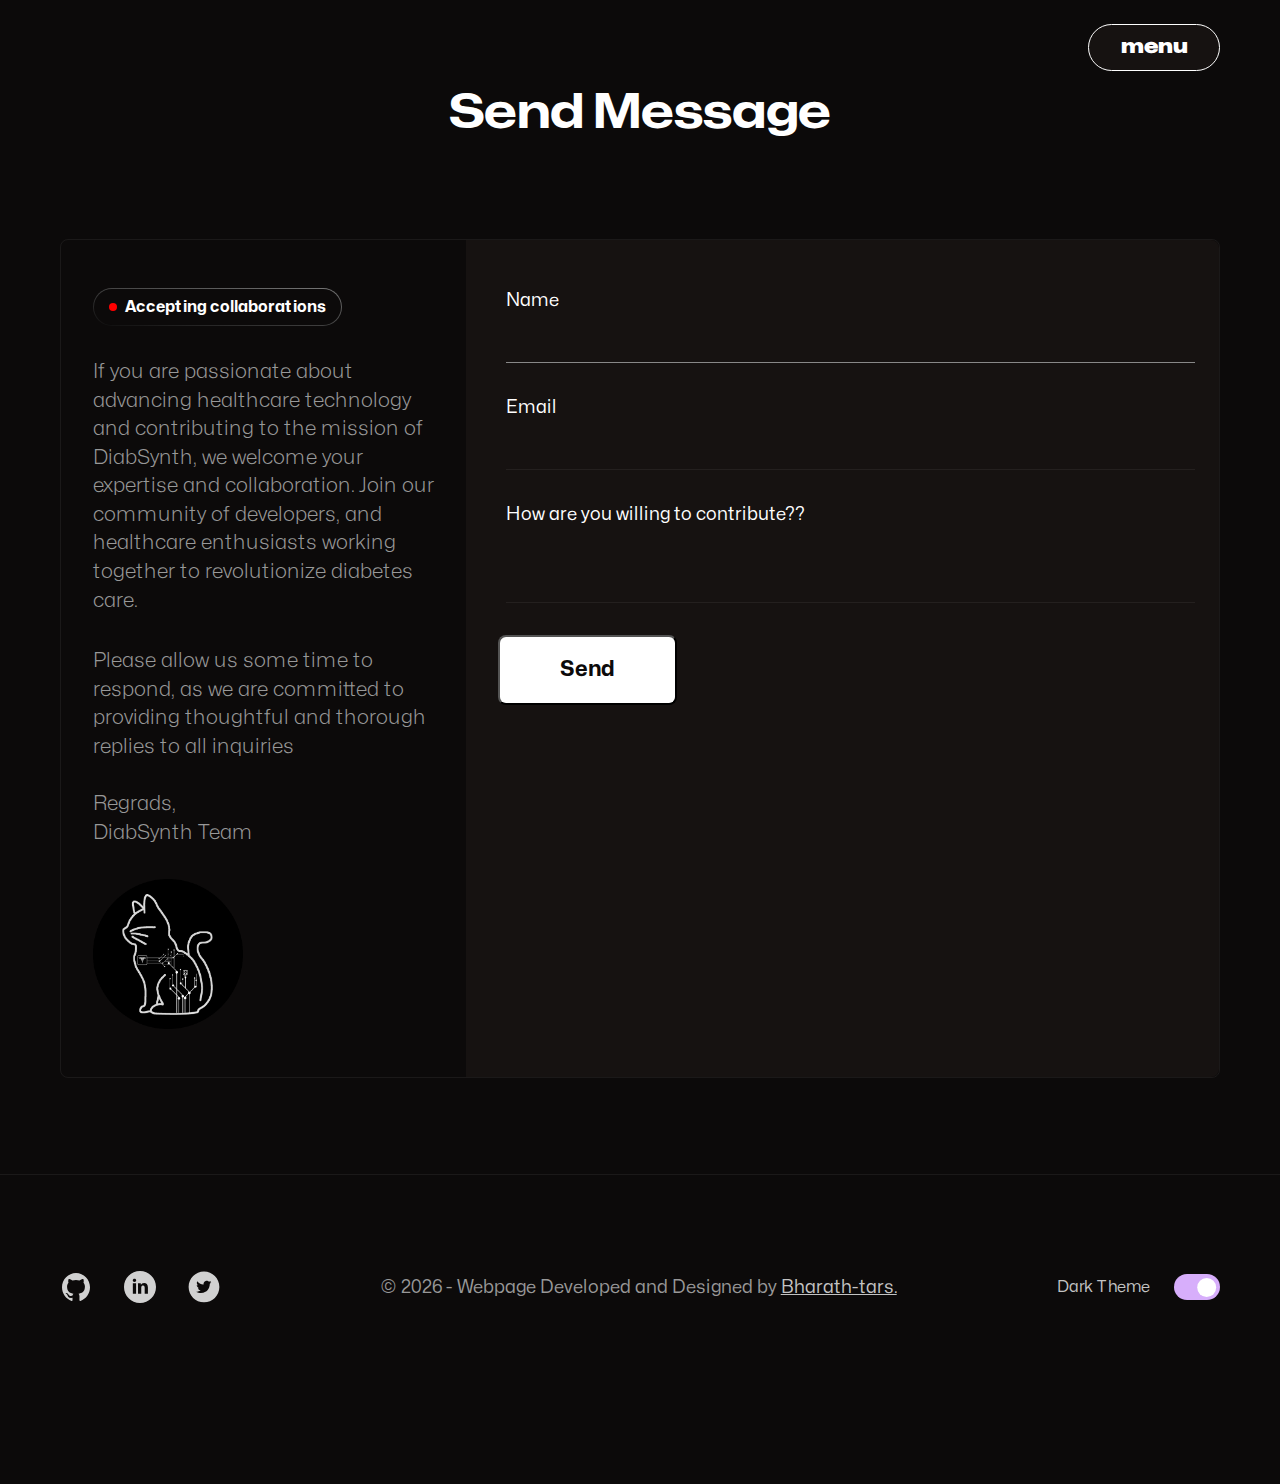
<file: homepage/contact.html>
<!DOCTYPE html>
<html lang="en">
  <head>
    <meta charset="UTF-8" />
    <meta http-equiv="X-UA-Compatible" content="IE=edge" />
    <meta name="viewport" content="width=device-width, initial-scale=1.0" />
    <meta name="robots" content="index, follow" />
    <!-- Read and update content attributes accordingly  -->
    <meta
      name="description"
      content="Empowering you with cutting-edge machine learning, DiabSynth redefines diabetes care. Gain insights tailored to your unique health profile, making proactive management effortless and personalized."
    />
    <!-- Google / Search Engine Tags -->
<meta itemprop="name" content="DiabSynth">
<meta itemprop="description" content=" Empowering you with cutting-edge machine learning, DiabSynth redefines diabetes care. Gain insights tailored to your unique health profile, making proactive management effortless and personalized.">
<!-- Reference screenshot of updated site's header in place of content -->
<meta itemprop="image" content="assets/images/circle_diab.png">
<!-- Facebook Meta Tags -->
<meta property="og:url" content="https://diabsynth.netlify.app">
<meta property="og:type" content="website">
<meta property="og:title" content="DiabSynth">
<meta property="og:description" content=" Empowering you with cutting-edge machine learning, DiabSynth redefines diabetes care. Gain insights tailored to your unique health profile, making proactive management effortless and personalized.">
<!-- Reference screenshot of updated site's header in content -->
<meta property="og:image" content="assets/images/circle_diab.png">

<!-- Twitter Meta Tags -->
<meta name="twitter:card" content="summary_large_image">
<meta name="twitter:title" content="DiabSynth">
<meta name="twitter:description" content=" Empowering you with cutting-edge machine learning, DiabSynth redefines diabetes care. Gain insights tailored to your unique health profile, making proactive management effortless and personalized.">

<!-- Reference screenshot of updated site's header in content -->
<meta name="twitter:image" content="assets/images/circle_diab.png">


<!-- Update favicon href attribute with image of yourself -->
    <link
      rel="shortcut icon"
      href="assets/images/circle_diab.png"
      type="image/png"
    />

    <!-- Preloading fonts for better performance -->

    <link
      rel="preload"
      href="assets/fonts/Mona-Sans.woff2"
      as="font"
      type="font/woff2"
      crossorigin
    />

    <link rel="stylesheet" href="style.css" />
    <script src="script.js" defer></script>
    <!-- Your name here -->
    <title>DiabSynth | Contact</title>
  </head>

  <body>

    <script>
      const theme = localStorage.getItem("theme") || "dark";
      document.body.classList.add(theme);
    </script>


      <div class="menu-btn-container">
        <div class="container">
          <button type="button" class="menu-btn">menu</button>
        </div>
      </div>

      <nav class="nav hidden">
        <ol class="nav-items">
          <li class="nav-item"><a href="index.html">Home</a></li>
          <li class="nav-item">
            <a href="about.html" data-focused="last-focused">About</a>
          </li>
          <li class="nav-item">
            <a href="faq.html" data-focused="last-focused">Blog & Faq's</a>
          </li>
          <li class="nav-item">
            <a href="https://diabsynth.onrender.com/" data-focused="last-focused">Test</a>
          </li>
          <li class="nav-item">
            <a href="contact.html" data-focused="last-focused">Contact</a>
          </li>
          <li class="nav-item">
            <a href="profile.html" data-focused="last-focused">Profile</a>
          </li>
        </ol>
      </nav>
    <main class="main">
      <section class="contact">
        <div class="container"><br><br>
          <h2 class="h2" id="contact">Send Message</h2>
          <div class="contact-content">
            <div class="contact-textbox">
              <!-- Please comment this component if you're not available for hire -->
              <strong href="#" class="hire-alert">
                <span class="indicator"></span>
                Accepting collaborations
              </strong>
              <p class="contact-text">
                If you are passionate about advancing healthcare technology and contributing to the mission of DiabSynth, 
                we welcome your expertise and collaboration. Join our community of developers, and healthcare 
                enthusiasts working together to revolutionize diabetes care.
              </p>
              <p class="contact-text">
                Please allow us some time to respond, as we are committed to providing thoughtful and thorough replies to all inquiries
                <br><br>Regrads, <br>DiabSynth Team
              </p>
              <!-- Replace src with your signatures and name -->
              <img
                src="assets/images/circle_diab.png"
                alt="DiabSynthteam"
                class="signatures"
                loading="lazy"
              />
            </div>
            <form action="#" class="contact-form" method="post">
              <div class="form-field">
                <label for="name">Name</label>
                <input type="text" name="name" id="name" required autocomplete="off" autofocus/>
              </div>
              <div class="form-field">
                <label for="email">Email</label>
                <input
                  type="email"
                  name="email"
                  id="email"
                  required
                  inputmode="email" autocomplete="off" autofocus
                />
              </div>
              <div class="form-field">
                <label for="message">How are you willing to contribute??</label>
                <textarea name="message" id="message" required autocomplete="off" autofocus></textarea>
              </div>
              <button type="button" onclick="sendEmail()" class="btn btn-cta">Send</button>
            </form>
            <script src="https://cdn.emailjs.com/dist/email.min.js"></script>
            <script>
                    function sendEmail() {
                      (function () {
                        emailjs.init('mSyeqa9N5Xy71iiNV');
                      })();
                  
                      var templateid = "template_rz46qgv";
                      var serviceid = "service_occ1xzj";
                  
                      var params = {
                        name: document.querySelector('#name').value,
                        email: document.querySelector('#email').value,
                        message: document.querySelector('#message').value,
                      };
                  
                      emailjs.send(serviceid, templateid, params)
                        .then(function (res) {
                          alert("Thank you " + params["name"] + " for contacting us. We will get back to you shortly. Have a nice day!");
                        })
                        .catch(function (err) {
                          alert("Oops! Something went wrong, please try again.");
                        });
                    }
                  </script>

          </div>
        </div>
      </section>
      <footer class="footer">
        <div class="container">
          <div class="footer-content">
            <!-- Update href and src attributes -->
            <nav>
              <ol class="footer-links">
                <li class="footer-link">
                  <a title="GitHub" href="https://github.com/bharath-tars" target="_blank" rel="noopener"
                    ><img
                      loading="lazy"
                      src="assets/images/social-links/github.svg"
                      alt="GitHub"
                  /></a>
                </li>
                <li class="footer-link">
                  <a title="Linkedin" href="https://www.linkedin.com/in/bharath-sudarsanam" target="_blank" rel="noopener"
                    ><img
                      loading="lazy"
                      src="assets/images/social-links/linkedin.svg"
                      alt="Linkedin"
                  /></a>
                </li>
                <li class="footer-link">
                  <a title="Linktree" href="https://twitter.com/Bharathtars1991" target="_blank" rel="noopener"
                    ><img
                      loading="lazy"
                      src="assets/images/social-links/twitter.svg"
                      alt="Twitter"
                  /></a>
                </li>
              </ol>
            </nav>
            <p class="footer-text">
              &copy; <span>2023</span> - Webpage Developed and Designed by <a target="_blank" rel="noopener" href="https://github.com/bharath-tars">Bharath-tars.</a>
            </p>
            <label class="theme-switch" for="theme-switch">
              <span>Dark Theme</span>
              <input type="checkbox" id="theme-switch" role="switch"/>
            </label>
          </div>
        </div>
      </footer>
    </main>
  </body>
</html>
</file>
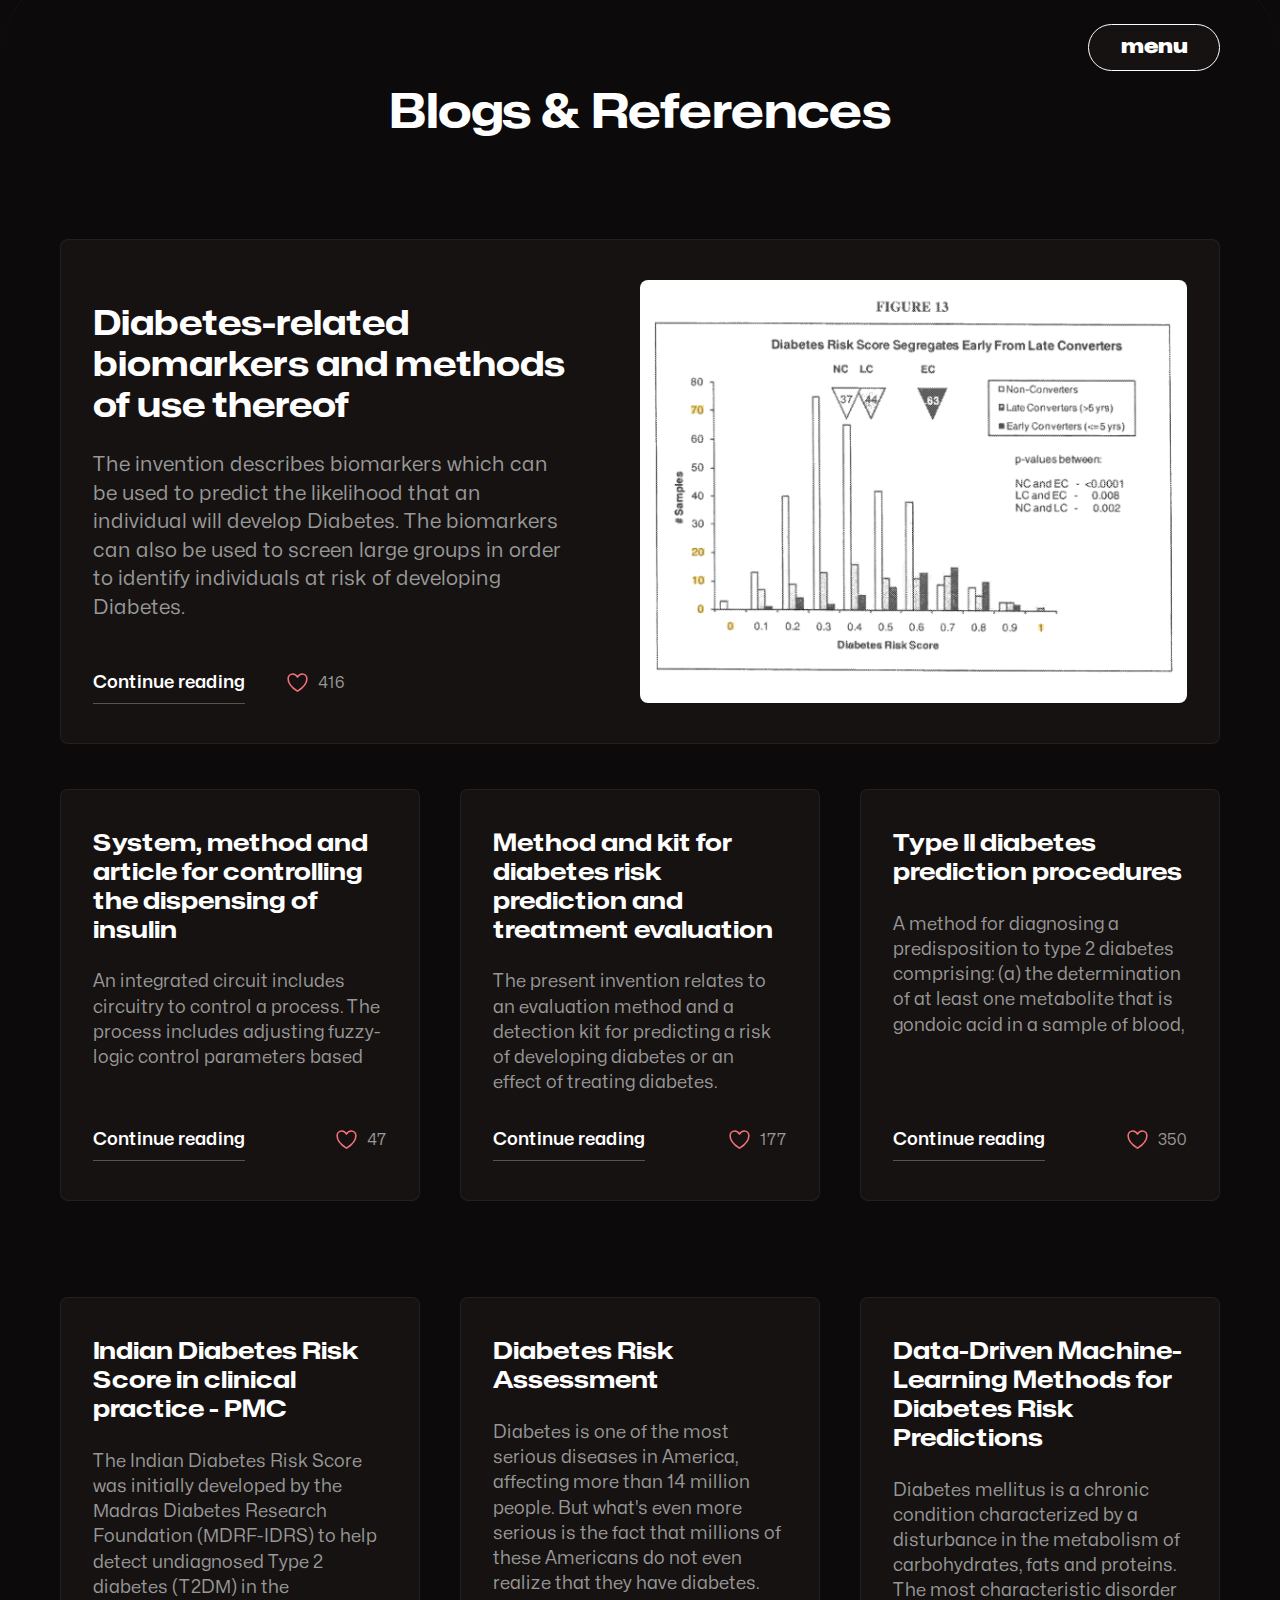
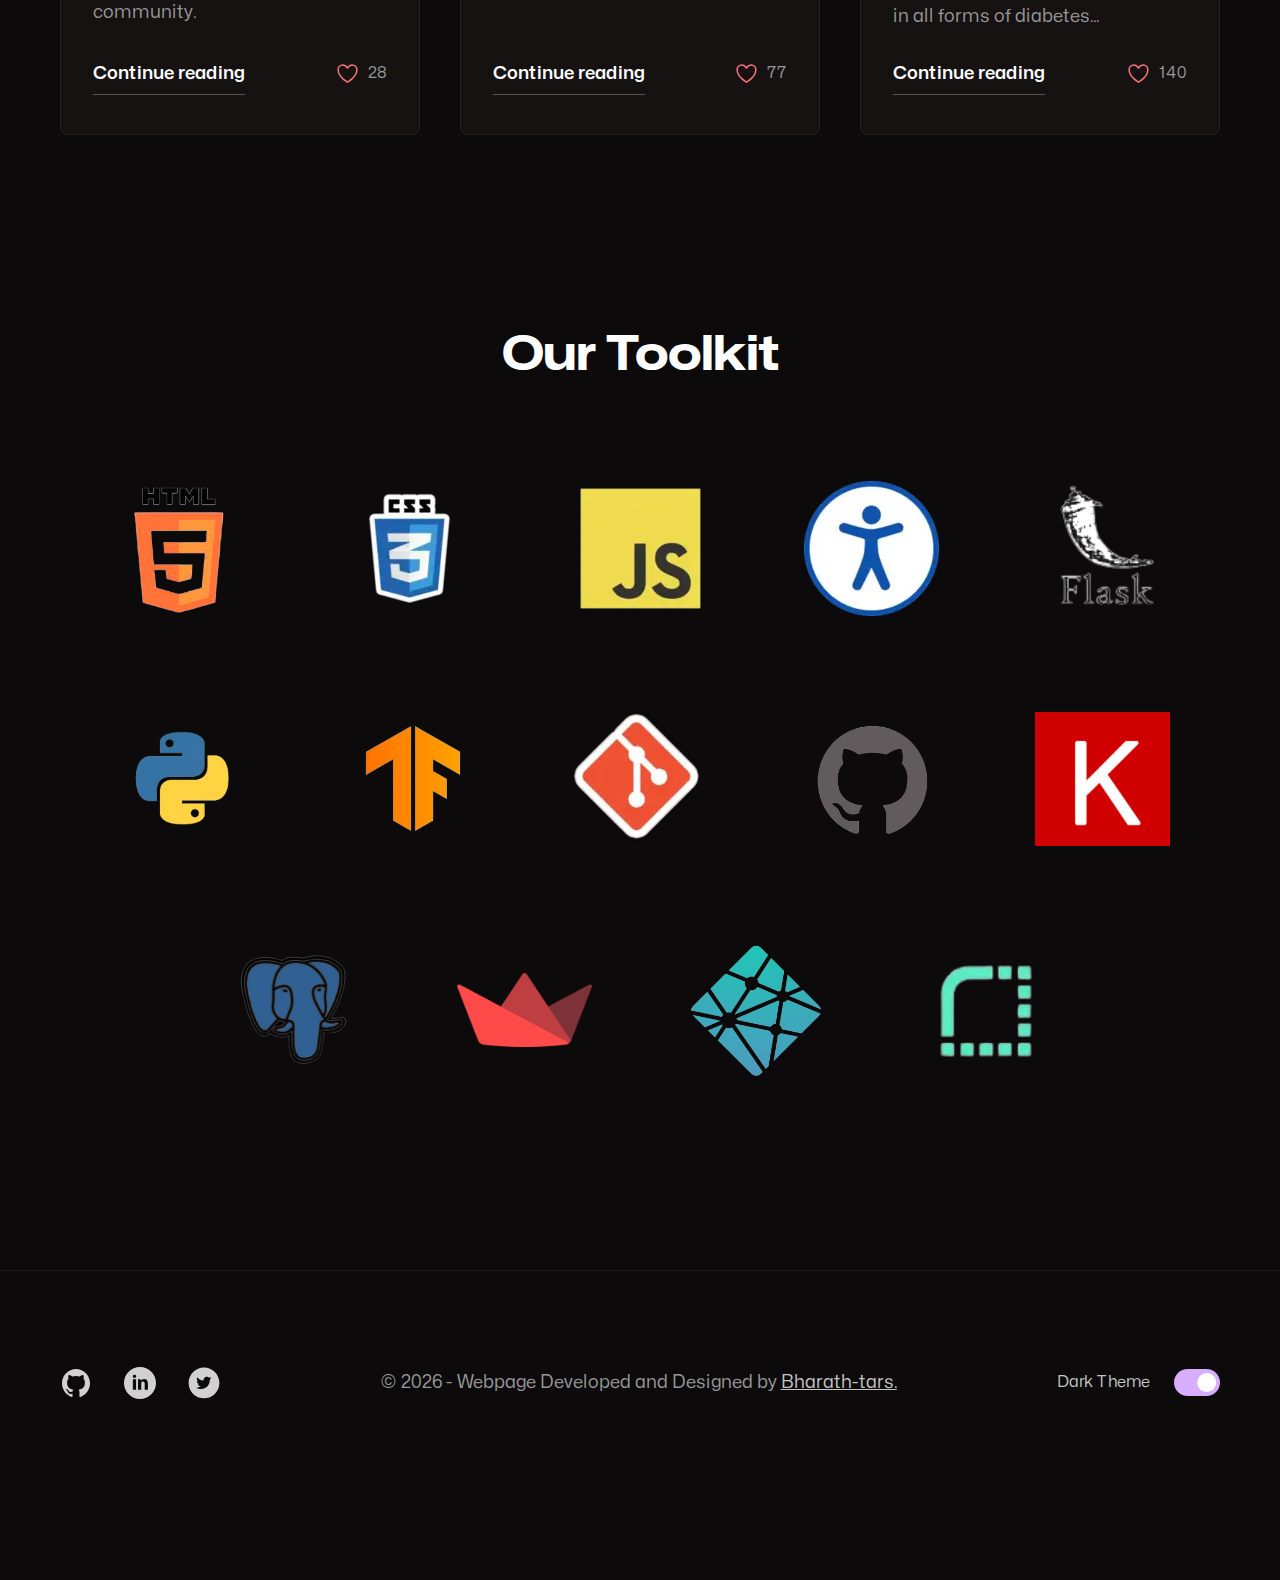
<file: homepage/faq.html>
<!DOCTYPE html>
<html lang="en">
  <head>
    <meta charset="UTF-8" />
    <meta http-equiv="X-UA-Compatible" content="IE=edge" />
    <meta name="viewport" content="width=device-width, initial-scale=1.0" />
    <meta name="robots" content="index, follow" />
    <!-- Read and update content attributes accordingly  -->
    <meta
      name="description"
      content="Empowering you with cutting-edge machine learning, DiabSynth redefines diabetes care. Gain insights tailored to your unique health profile, making proactive management effortless and personalized."
    />
    <!-- Google / Search Engine Tags -->
<meta itemprop="name" content="DiabSynth">
<meta itemprop="description" content=" Empowering you with cutting-edge machine learning, DiabSynth redefines diabetes care. Gain insights tailored to your unique health profile, making proactive management effortless and personalized.">
<!-- Reference screenshot of updated site's header in place of content -->
<meta itemprop="image" content="assets/images/circle_diab.png">
<!-- Facebook Meta Tags -->
<meta property="og:url" content="https://diabsynth.netlify.app">
<meta property="og:type" content="website">
<meta property="og:title" content="DiabSynth">
<meta property="og:description" content=" Empowering you with cutting-edge machine learning, DiabSynth redefines diabetes care. Gain insights tailored to your unique health profile, making proactive management effortless and personalized.">
<!-- Reference screenshot of updated site's header in content -->
<meta property="og:image" content="assets/images/circle_diab.png">

<!-- Twitter Meta Tags -->
<meta name="twitter:card" content="summary_large_image">
<meta name="twitter:title" content="DiabSynth">
<meta name="twitter:description" content=" Empowering you with cutting-edge machine learning, DiabSynth redefines diabetes care. Gain insights tailored to your unique health profile, making proactive management effortless and personalized.">

<!-- Reference screenshot of updated site's header in content -->
<meta name="twitter:image" content="assets/images/circle_diab.png">


<!-- Update favicon href attribute with image of yourself -->
    <link
      rel="shortcut icon"
      href="assets/images/circle_diab.png"
      type="image/png"
    />

    <!-- Preloading fonts for better performance -->

    <link
      rel="preload"
      href="assets/fonts/Mona-Sans.woff2"
      as="font"
      type="font/woff2"
      crossorigin
    />

    <link rel="stylesheet" href="style.css" />
    <script src="script.js" defer></script>

    <!-- Your name here -->
    <title>DiabSynth | Blog & Faq</title>
  </head>

  <body>

    <script>
      const theme = localStorage.getItem("theme") || "dark";
      document.body.classList.add(theme);
    </script>


      <div class="menu-btn-container">
        <div class="container">
          <button type="button" class="menu-btn">menu</button>
        </div>
      </div>

      <nav class="nav hidden">
        <ol class="nav-items">
          <li class="nav-item"><a href="index.html">Home</a></li>
          <li class="nav-item">
            <a href="about.html" data-focused="last-focused">About</a>
          </li>
          <li class="nav-item">
            <a href="faq.html" data-focused="last-focused">Blog & Faq's</a>
          </li>
          <li class="nav-item">
            <a href="https://diabsynth.onrender.com/" data-focused="last-focused">Test</a>
          </li>
          <li class="nav-item">
            <a href="contact.html" data-focused="last-focused">Contact</a>
          </li>
          <li class="nav-item">
            <a href="profile.html" data-focused="last-focused">Profile</a>
          </li>
        </ol>
      </nav>
    <br><br>
    <main class="main">
      <!-- Update src attribute with image of yourself -->
      <section class="article">
        <div class="container">
          <h2 class="h2" id="blog">Blogs & References</h2>
          <div class="article-boxes">
            <article class="article-box featured-article">
              <div class="article-textbox">
                <div>
                  <h3 class="h3">
                    Diabetes-related biomarkers and methods of use thereof
                  </h3>
                  <p class="article-text">
                    The invention describes biomarkers which can be used to predict the likelihood 
                    that an individual will develop Diabetes. The biomarkers can also be used to screen
                     large groups in order to identify individuals at risk of developing Diabetes.
                  </p>
                </div>
                <div class="article-info">
                  <a href="https://patents.google.com/patent/US9034585B2/en?q=(diabetes+risk+assessment+ai)&oq=diabetes+risk+assessment+using+ai" class="link" target="_blank" rel="noopener"
                    >Continue reading</a
                  >
                  <span class="reaction-count">
                    <img src="./assets/images/heart-outline.svg" alt="heart" />
                    416
                  </span>
                </div>
              </div>
              <picture class="article-illustration">
                <img
                  src="assets/images/blogs/diabetersthereof.png"
                  alt="Diabetes-related biomakers"
                  loading="lazy"
                />
              </picture>
            </article>
            <article class="article-box">
              <div class="article-textbox">
                <div>
                  <h3 class="h4">System, method and article for controlling the dispensing of insulin</h3>
                  <p class="article-text">
                    An integrated circuit includes circuitry to control a process. 
                    The process includes adjusting fuzzy-logic control parameters based 
                  </p>
                </div>
                <div class="article-info">
                  <a href="https://patents.google.com/patent/US10080842B2/en?q=(diabetes+prediction+ai)&oq=diabetes+prediction+using+ai" class="link" target="_blank" rel="noopener"
                    >Continue reading</a
                  >
                  <span class="reaction-count">
                    <img
                      src="./assets/images/heart-outline.svg"
                      alt="heart"
                      loading="lazy"
                    />
                    47
                  </span>
                </div>
              </div>
            </article>
            <article class="article-box">
              <div class="article-textbox">
                <div>
                  <h3 class="h4">
                    Method and kit for diabetes risk prediction and treatment evaluation
                  </h3>
                  <p class="article-text">
                    The present invention relates to an evaluation method and a detection kit for predicting a risk of
         developing diabetes or an effect of treating diabetes.
                  </p>
                </div>
                <div class="article-info">
                  <a href="https://patents.google.com/patent/CN106979982B/en?q=(diabetes+prediction)&oq=diabetes+prediction+" class="link" target="_blank" rel="noopener"
                    >Continue reading</a
                  >
                  <span class="reaction-count">
                    <img
                      src="./assets/images/heart-outline.svg"
                      alt="heart"
                      loading="lazy"
                    />
                    177
                  </span>
                </div>
              </div>
            </article>
            <article class="article-box">
              <div class="article-textbox">
                <div>
                  <h3 class="h4">Type II diabetes prediction procedures</h3>
                  <div class="article-text">
                    A method for diagnosing a predisposition to type 2 diabetes comprising: (a) 
                    the determination of at least one metabolite that is gondoic acid in a sample of blood,
                  </div>
                </div>
                <div class="article-info">
                  <a href="https://patents.google.com/patent/ES2522818T3/en?q=(diabetes+prediction)&oq=diabetes+prediction+" class="link" target="_blank" rel="noopener"
                    >Continue reading</a
                  >
                  <span class="reaction-count">
                    <img
                      loading="lazy"
                      src="./assets/images/heart-outline.svg"
                      alt="heart"
                    />
                    350
                  </span>
                </div>
              </div>
            </article>
          </div>
          <div class="article-boxes">
            <article class="article-box">
              <div class="article-textbox">
                <div>
                  <h3 class="h4">Indian Diabetes Risk Score in clinical practice - PMC</h3>
                  <p class="article-text">
                    The Indian Diabetes Risk Score was initially developed by the Madras Diabetes Research 
                    Foundation (MDRF-IDRS) to help detect undiagnosed Type 2 diabetes (T2DM) in the community.  
                  </p>
                </div>
                <div class="article-info">
                  <a href="https://www.ncbi.nlm.nih.gov/pmc/articles/PMC3659903/" class="link" target="_blank" rel="noopener"
                    >Continue reading</a
                  >
                  <span class="reaction-count">
                    <img
                      src="./assets/images/heart-outline.svg"
                      alt="heart"
                      loading="lazy"
                    />
                    28
                  </span>
                </div>
              </div>
            </article>
            <article class="article-box">
              <div class="article-textbox">
                <div>
                  <h3 class="h4">
                    Diabetes Risk Assessment
                  </h3>
                  <p class="article-text">
                    Diabetes is one of the most serious diseases in America, affecting more than 14 million people. 
                    But what's even more serious is the fact that millions of these Americans do not even realize that they have diabetes.
                  </p>
                </div>
                <div class="article-info">
                  <a href="https://www.edisonnj.org/departments/health_department/diabetes_risk_assessment.php" class="link" target="_blank" rel="noopener"
                    >Continue reading</a
                  >
                  <span class="reaction-count">
                    <img
                      src="./assets/images/heart-outline.svg"
                      alt="heart"
                      loading="lazy"
                    />
                    77
                  </span>
                </div>
              </div>
            </article>
            <article class="article-box">
              <div class="article-textbox">
                <div>
                  <h3 class="h4">Data-Driven Machine-Learning Methods for Diabetes Risk Predictions</h3>
                  <div class="article-text">
                    Diabetes mellitus is a chronic condition characterized by a disturbance in the metabolism of carbohydrates, 
                    fats and proteins. The most characteristic disorder in all forms of diabetes...
                  </div>
                </div>
                <div class="article-info">
                  <a href="https://www.ncbi.nlm.nih.gov/pmc/articles/PMC9318204/" class="link" target="_blank" rel="noopener"
                    >Continue reading</a
                  >
                  <span class="reaction-count">
                    <img
                      loading="lazy"
                      src="./assets/images/heart-outline.svg"
                      alt="heart"
                    />
                    140
                  </span>
                </div>
              </div>
            </article>
          </div>
        </div>
        
      </section>

      <!-- Update skills-img src, alt  and title attributes I have added some other logos in assets/images/skill for your convenience feel free to pick one if required  -->

      <section class="skills">
        <div class="container">
          <h2 class="h2" id="skills">Our Toolkit</h2>
          <div class="skills-imgs">
                <img src="assets/images/skills/html-removebg-preview.png" alt="html" class="skills-img" loading="lazy" title="html">
                <img src="assets/images/skills/html.webp" alt="CSS" class="skills-img" loading="lazy" title="CSS">
                <img src="assets/images/skills/js.webp" alt="JavaScript" class="skills-img" loading="lazy" title="JavaScript">
                 <img src="assets/images/skills/a11y.webp" alt="Accessibility" class="skills-img" loading="lazy" title="Web Accessibility">
                 <img src="assets/images/skills/flask-removebg-preview.png" alt="flask" class="skills-img" loading="lazy" title="flask">
                 <img src="assets/images/skills/python-removebg-preview.png" alt="python" class="skills-img" loading="lazy" title="python">
                 <img src="assets/images/skills/tensorflow-removebg-preview.png" alt="tensorflow" class="skills-img" loading="lazy" title="tensorflow">
                 <img src="assets/images/skills/git.webp" alt="Git" class="skills-img" loading="lazy" title="Git">
                 <img src="assets/images/skills/gity-removebg-preview.png" alt="github" class="skills-img" loading="lazy" title="github">
                 <img src="assets/images/skills/keras.png" alt="keras" class="skills-img" loading="lazy" title="keras">
                 <img src="assets/images/skills/postgresql-removebg-preview.png" alt="postgresql" class="skills-img" loading="lazy" title="postgreql">
                 <img src="assets/images/skills/streamlit-logo.png" alt="streamlit" class="skills-img" loading="lazy" title="stream-lit">
                 <img src="assets/images/skills/netlify-removebg-preview.png" alt="netlify" class="skills-img" loading="lazy" title="netlify">
                 <img src="assets/images/skills/render1-removebg-preview.png" alt="render" class="skills-img" loading="lazy" title="render">
            </figure>
          </div>
        </div>
      </section>

      <!-- Replace testimonials, author name, author job, img src and, alt attributes -->

      <section>
        <div class="container">
          
        </div>
      </section>
      <!---THISIS THE END------------------>

      <footer class="footer">
        <div class="container">
          <div class="footer-content">
            <!-- Update href and src attributes -->
            <nav>
              <ol class="footer-links">
                <li class="footer-link">
                  <a title="GitHub" href="https://github.com/bharath-tars" target="_blank" rel="noopener"
                    ><img
                      loading="lazy"
                      src="assets/images/social-links/github.svg"
                      alt="GitHub"
                  /></a>
                </li>
                <li class="footer-link">
                  <a title="Linkedin" href="https://www.linkedin.com/in/bharath-sudarsanam" target="_blank" rel="noopener"
                    ><img
                      loading="lazy"
                      src="assets/images/social-links/linkedin.svg"
                      alt="Linkedin"
                  /></a>
                </li>
                <li class="footer-link">
                  <a title="Linktree" href="https://twitter.com/Bharathtars1991" target="_blank" rel="noopener"
                    ><img
                      loading="lazy"
                      src="assets/images/social-links/twitter.svg"
                      alt="Twitter"
                  /></a>
                </li>
              </ol>
            </nav>
            <p class="footer-text">
              &copy; <span>2023</span> - Webpage Developed and Designed by <a target="_blank" rel="noopener" href="https://github.com/bharath-tars">Bharath-tars.</a>
            </p>
            <label class="theme-switch" for="theme-switch">
              <span>Dark Theme</span>
              <input type="checkbox" id="theme-switch" role="switch"/>
            </label>
          </div>
        </div>
      </footer>
    </main>
  </body>
</html>
</file>
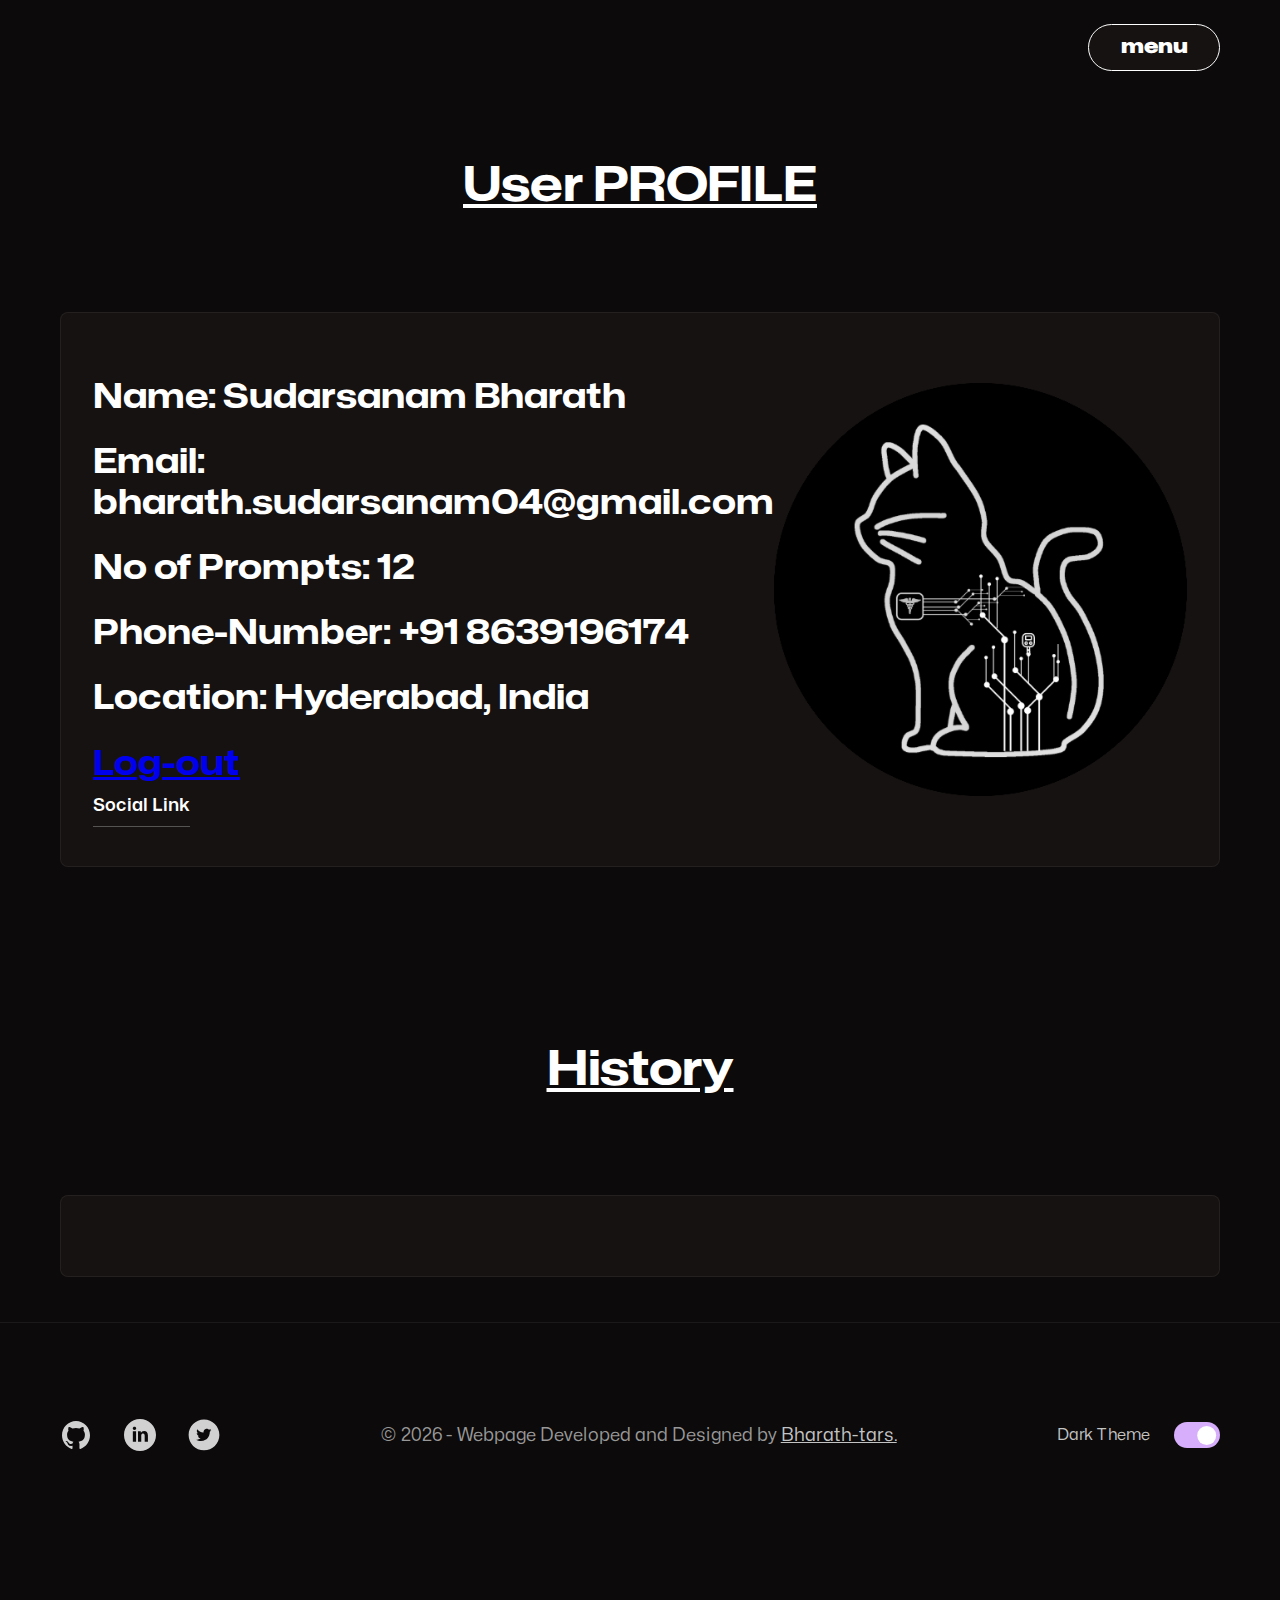
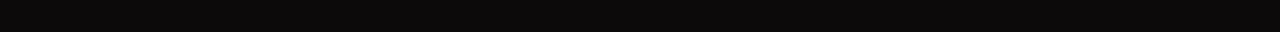
<file: homepage/profile.html>
<!DOCTYPE html>
<html lang="en">
  <head>
    <meta charset="UTF-8" />
    <meta http-equiv="X-UA-Compatible" content="IE=edge" />
    <meta name="viewport" content="width=device-width, initial-scale=1.0" />
    <meta name="robots" content="index, follow" />
    <!-- Read and update content attributes accordingly  -->
    <meta
      name="description"
      content="Empowering you with cutting-edge machine learning, DiabSynth redefines diabetes care. Gain insights tailored to your unique health profile, making proactive management effortless and personalized."
    />
    <!-- Google / Search Engine Tags -->
<meta itemprop="name" content="DiabSynth">
<meta itemprop="description" content=" Empowering you with cutting-edge machine learning, DiabSynth redefines diabetes care. Gain insights tailored to your unique health profile, making proactive management effortless and personalized.">
<!-- Reference screenshot of updated site's header in place of content -->
<meta itemprop="image" content="assets/images/circle_diab.png">
<!-- Facebook Meta Tags -->
<meta property="og:url" content="https://diabsynth.netlify.app">
<meta property="og:type" content="website">
<meta property="og:title" content="DiabSynth">
<meta property="og:description" content=" Empowering you with cutting-edge machine learning, DiabSynth redefines diabetes care. Gain insights tailored to your unique health profile, making proactive management effortless and personalized.">
<!-- Reference screenshot of updated site's header in content -->
<meta property="og:image" content="assets/images/circle_diab.png">

<!-- Twitter Meta Tags -->
<meta name="twitter:card" content="summary_large_image">
<meta name="twitter:title" content="DiabSynth">
<meta name="twitter:description" content=" Empowering you with cutting-edge machine learning, DiabSynth redefines diabetes care. Gain insights tailored to your unique health profile, making proactive management effortless and personalized.">

<!-- Reference screenshot of updated site's header in content -->
<meta name="twitter:image" content="assets/images/circle_diab.png">


<!-- Update favicon href attribute with image of yourself -->
    <link
      rel="shortcut icon"
      href="assets/images/circle_diab.png"
      type="image/png"
    />

    <!-- Preloading fonts for better performance -->

    <link
      rel="preload"
      href="assets/fonts/Mona-Sans.woff2"
      as="font"
      type="font/woff2"
      crossorigin
    />

    <link rel="stylesheet" href="style.css" />
    <script src="script.js" defer></script>

    <!-- Your name here -->
    <title>DiabSynth | Profile</title>
  </head>

  <body>

    <script>
      const theme = localStorage.getItem("theme") || "dark";
      document.body.classList.add(theme);
    </script>


      <div class="menu-btn-container">
        <div class="container">
          <button type="button" class="menu-btn">menu</button>
        </div>
      </div>

      <nav class="nav hidden">
        <ol class="nav-items">
          <li class="nav-item"><a href="index.html">Home</a></li>
          <li class="nav-item">
            <a href="about.html" data-focused="last-focused">About</a>
          </li>
          <li class="nav-item">
            <a href="faq.html" data-focused="last-focused">Blog & Faq's</a>
          </li>
          <li class="nav-item">
            <a href="https://diabsynth.onrender.com/" data-focused="last-focused">Test</a>
          </li>
          <li class="nav-item">
            <a href="contact.html" data-focused="last-focused">Contact</a>
          </li>
          <li class="nav-item">
            <a href="profile.html" data-focused="last-focused">Profile</a>
          </li>
        </ol>
      </nav>
    <main class="main">
        <section class="work">
            <div class="container">
              <h2 class="h2" id="work"><u>User PROFILE</u></h2>
                <div class="article-boxes">
                  <article class="article-box featured-article">
                    <div class="article-textbox">
                      <div>
                        <h3 class="h3">
                          Name: Sudarsanam Bharath
                        </h3>
                        <h3 class="h3">
                          Email: bharath.sudarsanam04@gmail.com 
                        </h3>
                        <h3 class="h3">
                          No of Prompts: 12
                        </h3>
                        <h3 class="h3">
                          Phone-Number: +91 8639196174
                        </h3>
                        <h3 class="h3">
                          Location: Hyderabad, India
                        </h3>
                        <h3 class="h3">
                          <a href="https://diabsynth.netlify.app/">Log-out</a>
                        </h3>
                      </div>
                      <div class="article-info">
                        <a href="https://Linkedin.com/in/bharath-sudarsanam" class="link" target="_blank" rel="noopener"
                          >Social Link</a
                        >
                      </div>
                    </div>
                    <picture class="article-illustration">
                      <img
                        src="assets/images/circle_diab.png"
                        alt="Diabetes-related biomakers"
                        loading="lazy"
                      />
                    </picture>
                  </article>
                </div>
                <h2 class="h2" id="work"><u>History</u></h2>
                <div class="article-boxes">
                  <article class="article-box featured-article">
                    <div class="article-textbox">
                    </div>
                  </article>
                </div>
            </div>
          </section>
      <footer class="footer">
        <div class="container">
          <div class="footer-content">
            <!-- Update href and src attributes -->
            <nav>
              <ol class="footer-links">
                <li class="footer-link">
                  <a title="GitHub" href="https://github.com/bharath-tars" target="_blank" rel="noopener"
                    ><img
                      loading="lazy"
                      src="assets/images/social-links/github.svg"
                      alt="GitHub"
                  /></a>
                </li>
                <li class="footer-link">
                  <a title="Linkedin" href="https://www.linkedin.com/in/bharath-sudarsanam" target="_blank" rel="noopener"
                    ><img
                      loading="lazy"
                      src="assets/images/social-links/linkedin.svg"
                      alt="Linkedin"
                  /></a>
                </li>
                <li class="footer-link">
                  <a title="Linktree" href="https://twitter.com/Bharathtars1991" target="_blank" rel="noopener"
                    ><img
                      loading="lazy"
                      src="assets/images/social-links/twitter.svg"
                      alt="Twitter"
                  /></a>
                </li>
              </ol>
            </nav>
            <p class="footer-text">
              &copy; <span>2023</span> - Webpage Developed and Designed by <a target="_blank" rel="noopener" href="https://github.com/bharath-tars">Bharath-tars.</a>
            </p>
            <label class="theme-switch" for="theme-switch">
              <span>Dark Theme</span>
              <input type="checkbox" id="theme-switch" role="switch"/>
            </label>
          </div>
        </div>
      </footer>
    </main>
  </body>
</html>
</file>
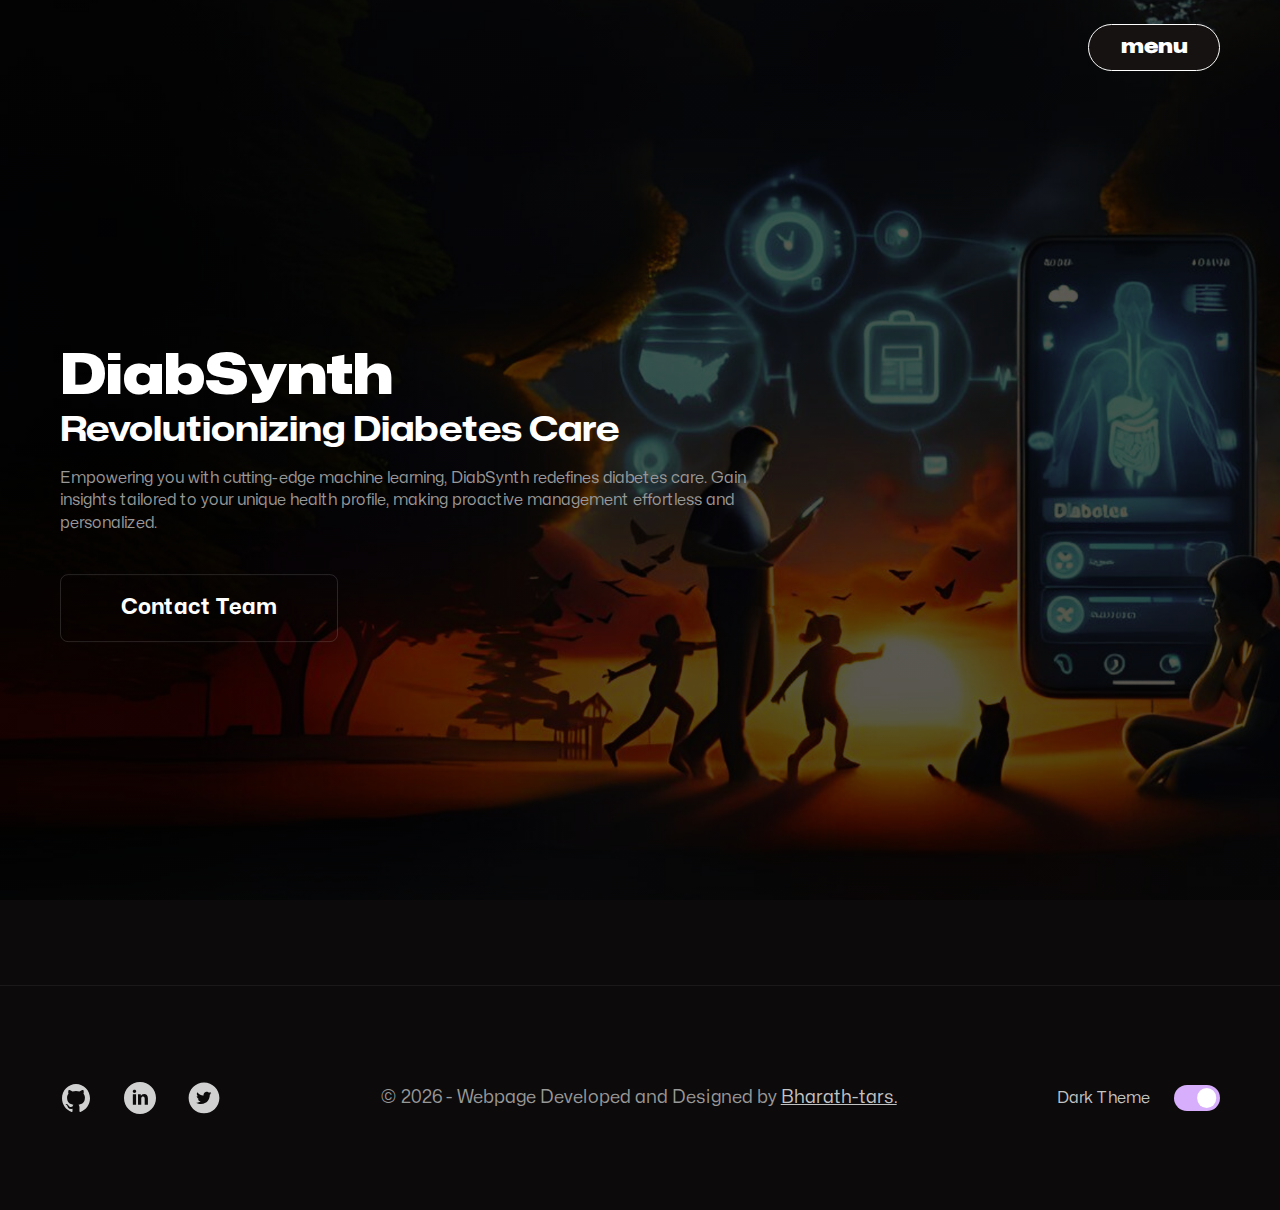
<file: homepage/test.html>
<!DOCTYPE html>
<html lang="en">
  <head>
    <meta charset="UTF-8" />
    <meta http-equiv="X-UA-Compatible" content="IE=edge" />
    <meta name="viewport" content="width=device-width, initial-scale=1.0" />
    <meta name="robots" content="index, follow" />
    <!-- Read and update content attributes accordingly  -->
    <meta
      name="description"
      content="Empowering you with cutting-edge machine learning, DiabSynth redefines diabetes care. Gain insights tailored to your unique health profile, making proactive management effortless and personalized."
    />
    <!-- Google / Search Engine Tags -->
<meta itemprop="name" content="DiabSynth">
<meta itemprop="description" content=" Empowering you with cutting-edge machine learning, DiabSynth redefines diabetes care. Gain insights tailored to your unique health profile, making proactive management effortless and personalized.">
<!-- Reference screenshot of updated site's header in place of content -->
<meta itemprop="image" content="assets/images/circle_diab.png">
<!-- Facebook Meta Tags -->
<meta property="og:url" content="https://diabsynth.netlify.app">
<meta property="og:type" content="website">
<meta property="og:title" content="DiabSynth">
<meta property="og:description" content=" Empowering you with cutting-edge machine learning, DiabSynth redefines diabetes care. Gain insights tailored to your unique health profile, making proactive management effortless and personalized.">
<!-- Reference screenshot of updated site's header in content -->
<meta property="og:image" content="assets/images/circle_diab.png">

<!-- Twitter Meta Tags -->
<meta name="twitter:card" content="summary_large_image">
<meta name="twitter:title" content="DiabSynth">
<meta name="twitter:description" content=" Empowering you with cutting-edge machine learning, DiabSynth redefines diabetes care. Gain insights tailored to your unique health profile, making proactive management effortless and personalized.">

<!-- Reference screenshot of updated site's header in content -->
<meta name="twitter:image" content="assets/images/circle_diab.png">


<!-- Update favicon href attribute with image of yourself -->
    <link
      rel="shortcut icon"
      href="assets/images/circle_diab.png"
      type="image/png"
    />

    <!-- Preloading fonts for better performance -->

    <link
      rel="preload"
      href="assets/fonts/Mona-Sans.woff2"
      as="font"
      type="font/woff2"
      crossorigin
    />

    <link rel="stylesheet" href="style.css" />
    <script src="script.js" defer></script>

    <!-- Your name here -->
    <title>DiabSynth | Home</title>
  </head>

  <body>

    <script>
      const theme = localStorage.getItem("theme") || "dark";
      document.body.classList.add(theme);
    </script>

    <header class="header">

      <div class="menu-btn-container">
        <div class="container">
          <button type="button" class="menu-btn">menu</button>
        </div>
      </div>

      <nav class="nav hidden">
        <ol class="nav-items">
          <li class="nav-item"><a href="index.html">Home</a></li>
          <li class="nav-item">
            <a href="about.html" data-focused="last-focused">About</a>
          </li>
          <li class="nav-item">
            <a href="blog.html" data-focused="last-focused">Blogs</a>
          </li>
          <li class="nav-item">
            <a href="faq.html" data-focused="last-focused">Faq's</a>
          </li>
          <li class="nav-item">
            <a href="test.html" data-focused="last-focused">Test</a>
          </li>
          <li class="nav-item">
            <a href="contact.html" data-focused="last-focused">Contact</a>
          </li>
          <li class="nav-item">
            <a href="profile.html" data-focused="last-focused">Profile</a>
          </li>
        </ol>
      </nav>

      <div class="container">
        <div class="header-textbox">
          <!-- Replace with your name and job title -->
          <h1 class="h1">
            <b>DiabSynth</b></h1>
           <h3 class="h3"> Revolutionizing Diabetes Care
          </h3> 

          <!-- Add a small introductory paragraph about yourself -->
          <p class="header-text">
            Empowering you with cutting-edge machine learning, DiabSynth redefines diabetes care. Gain insights tailored to your unique health profile, making proactive management effortless and personalized.
          </p>

          <div class="header-btns">
            <a href="contact.html" class="btn btn-secondary">Contact Team</a>
          </div>
        </div>
      </div>
    </header>

    <footer class="footer">
      <div class="container">
        <div class="footer-content">
          <!-- Update href and src attributes -->
          <nav>
            <ol class="footer-links">
              <li class="footer-link">
                <a title="GitHub" href="https://github.com/bharath-tars" target="_blank" rel="noopener"
                  ><img
                    loading="lazy"
                    src="assets/images/social-links/github.svg"
                    alt="GitHub"
                /></a>
              </li>
              <li class="footer-link">
                <a title="Linkedin" href="https://www.linkedin.com/in/bharath-sudarsanam" target="_blank" rel="noopener"
                  ><img
                    loading="lazy"
                    src="assets/images/social-links/linkedin.svg"
                    alt="Linkedin"
                /></a>
              </li>
              <li class="footer-link">
                <a title="Linktree" href="https://twitter.com/Bharathtars1991" target="_blank" rel="noopener"
                  ><img
                    loading="lazy"
                    src="assets/images/social-links/twitter.svg"
                    alt="Twitter"
                /></a>
              </li>
            </ol>
          </nav>
          <p class="footer-text">
            &copy; <span>2023</span> - Webpage Developed and Designed by <a target="_blank" rel="noopener" href="https://github.com/bharath-tars">Bharath-tars.</a>
          </p>
          <label class="theme-switch" for="theme-switch">
            <span>Dark Theme</span>
            <input type="checkbox" id="theme-switch" role="switch"/>
          </label>
        </div>
      </div>
    </footer>
  </body>
</html>
</file>
<file: homepage/style.css>
/* --------------------------------- */
/* ----- Basic Setup -----*/
/* --------------------------------- */

@font-face {
  font-family: "Mona Sans";
  src: url("assets/fonts/Mona-Sans.woff2") format("woff2 supports variations"),
    url("assets/fonts/Mona-Sans.woff2") format("woff2-variations");
  font-display: swap;
  font-weight: 200 900;
  font-stretch: 75% 125%;
}

:root {
  --h1: 3.5rem;
  --h2: 3rem;
  --h3: 2.145rem;
  --h4: 1.5rem;
  --text-large: 1rem;
  --text-medium: 1.275rem;
  --text-small: 1.125rem;

  --gradient-brand: radial-gradient(
      at 60% 31%,
      rgb(255, 131, 139) 0px,
      transparent 50%
    ),
    radial-gradient(at 48% 98%, rgba(0, 255, 166, 0.707) 0px, transparent 50%),
    radial-gradient(at 84% 67%, rgb(255, 129, 125) 0px, transparent 50%),
    radial-gradient(at 16% 47%, rgb(255, 90, 112) 0px, transparent 50%),
    radial-gradient(at 73% 11%, rgb(115, 255, 225) 0px, transparent 50%),
    radial-gradient(at 49% 37%, rgba(255, 249, 89, 0.695) 0px, transparent 50%),
    radial-gradient(at 70% 21%, rgba(58, 255, 186, 0.715) 0px, transparent 50%);
  --easing: cubic-bezier(0.86, 0, 0.07, 1);

  --site-max-width: 1280px;
  --gutter-nano: 0.5rem;
  --gutter-micro: 1rem;
  --gutter-x-small: 1.5rem;
  --gutter-small: 2rem;
  --gutter-medium: 2.5rem;
  --gutter-large: 3rem;
  --gutter-x-large: 6rem;
  --gutter-huge: 12rem;

  --scroll-padding: 4.375rem;
  --radius: 85px;
}

body.dark {
  --bg-color-primary: #0c0a0a;
  --bg-color-secondary: #161211;
  --important: #fff;
  --sub: #c3c3c3;
  --body: #989898;
  --border: #c0c0c015;
  --border-dark: #c0c0c02f;
  --gradient-border: linear-gradient(to left bottom, #777, #0e0d0d);
  --shadow: 0 1rem 1rem #00000040;
}

body.light {
  --bg-color-primary: #fbfbfb;
  --bg-color-secondary: #ffffff;
  --important: #000;
  --sub: #111;
  --body: #585b63;
  --border: #62626234;
  --border-dark: #5e5e5e1f;
  --gradient-border: linear-gradient(to left bottom, #000000c6, #0e0d0d00);
  --shadow: 0 1rem 1rem rgba(0, 0, 0, 0.25);
}

*,
*::after,
*::before {
  margin: 0;
  padding: 0;
  box-sizing: inherit;
}

html {
  font-family: "Mona Sans", sans-serif;
  box-sizing: border-box;
  scroll-padding-top: var(--scroll-padding);
}

@media (max-width: 1200px) {
  html {
    font-size: 90%;
  }
}

@media (max-width: 645px) {
  html {
    font-size: 80%;
  }
}

body {
  font-size: var(--text-medium);
  color: var(--body);
  background-color: var(--bg-color-primary);
  line-height: 1.4;
  text-rendering: optimizeLegibility;
  overflow-x: hidden;
}

/* Improve media defaults */

picture,
svg,
img {
  display: block;
  max-inline-size: 100%;
  object-fit: contain;
}

textarea {
  resize: none;
}

/* --------------------------------- */
/* ----- Typography -----*/
/* --------------------------------- */

input,
textarea,
button {
  font: inherit;
}

p,
h1,
h2,
h3,
.h4 {
  overflow-wrap: break-word;
}

h1,
h2,
h3,
.h4 {
  font-stretch: 125%;
  line-height: 1.2;
  color: var(--important);
}

.h1 {
  font-size: var(--h1);
}

.h2 {
  font-size: var(--h2);
  text-align: center;
}

.h3 {
  font-size: var(--h3);
}

.h4 {
  font-size: var(--h4);
}

@media (max-width: 845px) {
  :root {
    --h1: 2.845rem;
    --h2: 2.45rem;
    --h3: 1.85rem;
  }
}

@media (max-width: 700px) {
  :root {
    --h1: 2.545rem;
  }
}

@media (max-width: 545px) {
  :root {
    --h1: 2.4rem;
    --text-large: 1.5rem;
  }
}

@media (max-width: 485px) {
  :root {
    --h1: 2.145rem;
    --h2: 1.875rem;
    --h3: 1.6rem;
    --text-large: 1.345rem;
  }
}

/* --------------------------------- */
/* ----- Utilities -----*/
/* --------------------------------- */

/* Center and constrain the width of page sections */

.container {
  max-inline-size: var(--site-max-width);
  margin-inline: auto;
}

@media (max-width: 1375px) {
  :root {
    --site-max-width: 1160px;
  }
}

@media (max-width: 1275px) {
  .container {
    padding-inline: var(--gutter-small);
  }
}

@media (max-width: 1200px) {
  .container {
    padding-inline: var(--gutter-medium);
  }
}

@media (max-width: 575px) {
  .container {
    padding-inline: var(--gutter-small);
  }
}

/* disable scroll when menu is opened */

.lock-screen {
  overflow-y: hidden;
}

/* hides visually and removes from accessibility tree  */

.hidden {
  visibility: hidden;
  transform: translateX(-100%);
}

.transform {
  transform: translateY(6rem);
  opacity: 0;
}

.shown {
  transition: 0.1s;
  color: lightgrey;
}

/* --------------------------------- */
/* ----- Components -----*/
/* --------------------------------- */

.btn {
  font-size: 1.35rem;
  font-weight: 700;
  text-decoration: none;
  text-align: center;
  padding: 18px 60px;
  border-radius: var(--gutter-nano);
  transition: 0.3s all ease-in-out;
  cursor: pointer;
}

@media (max-width: 700px) {
  .btn {
    padding: 16px 48px;
  }
}

@media (max-width: 485px) {
  .btn {
    font-size: 1.2rem;
    padding: 14px 38px;
  }
}

.btn-cta {
  color: var(--bg-color-primary);
  background-color: var(--important);
}

body.dark .btn-cta:hover,
body.dark .btn-cta:focus {
  box-shadow: #ffffff40 0 0 0 var(--gutter-nano);
}

body.light .btn-cta:hover,
body.light .btn-cta:focus {
  box-shadow: #07070733 0 0 0 var(--gutter-nano);
}

.btn-secondary {
  border: 1px solid var(--border-dark);
  color: var(--important);
}

.btn-secondary:hover,
.btn-secondary:focus {
  border-color: var(--important);
}

.link {
  display: inline-block;
  font-weight: 600;
  font-size: var(--text-small);
  padding: var(--gutter-nano) 0;
  text-decoration: none;
  color: var(--important);
  position: relative;
}

.link::after,
.link::before {
  content: "";
  width: 100%;
  height: 1px;
  margin-block-start: var(--gutter-nano);
  position: absolute;
  bottom: -1px;
  left: 0;
  transition: 300ms;
}

body.dark .link::before {
  background-color: #d3d3d357;
}

body.dark .link::after {
  background-color: white;
}

body.light .link::before {
  background-color: lightgray;
}

body.light .link::after {
  background-color: black;
}

.link::after {
  background-color: white;
  transform-origin: left;
  transform: scaleX(0);
}

.link:hover::after,
.link:focus::after {
  transform: scaleX(1);
}

/* --------------------------------- */
/* ----- Layout -----*/
/* --------------------------------- */

section:not(:first-child) {
  padding-block-start: var(--gutter-huge);
}

section:first-child {
  padding-block-start: 7rem;
}

@media (max-width: 885px) {
  :root {
    --gutter-huge: 8rem;
    --gutter-x-large: 4rem;
  }
}

main {
  border-top: 1px solid var(--border);
  border-top-left-radius: var(--radius);
  border-top-right-radius: var(--radius);
  background-color: var(--bg-color-primary);
  transform: translateY(calc(-1 * var(--radius)));
}

@media (max-width: 1185px) {
  :root {
    --radius: 45px;
  }
}

/* --------------------------------- */
/* ----- Menu Button -----*/
/* --------------------------------- */

.menu-btn-container {
  position: fixed;
  width: 100%;
  top: var(--gutter-x-small);
  left: 0;
  z-index: 4;
}

.menu-btn {
  display: block;
  border: 1px solid #fff;
  margin-inline-start: auto;
  inline-size: 132px;
  padding-block: var(--gutter-nano);
  border-radius: var(--gutter-large);
  text-decoration: none;
  background-color: var(--bg-color-secondary);
  color: var(--important);
  cursor: pointer;
}

.menu-btn,
.nav-items a {
  font-stretch: 125%;
  font-weight: 900;
}

/* --------------------------------- */
/* ----- Navigation -----*/
/* --------------------------------- */

.nav {
  min-block-size: 100vh;
  position: fixed;
  width: 100%;
  background-color: #ff5e99;
  background-image: var(--gradient-brand);
  transition: 450ms var(--easing);
  z-index: 3;
}

.nav-items {
  position: absolute;
  top: 50%;
  left: 15%;
  transform: translateY(-50%) translateX(-15%);
  list-style-type: none;
}

.nav-item:not(:last-child) {
  margin-block-end: var(--gutter-x-small);
}

.nav-item a {
  display: inline-block;
  font-size: var(--h2);
  text-decoration: none;
  color: #fff;
}

.nav-item a::after {
  content: "";
  display: block;
  block-size: var(--gutter-nano);
  width: 100%;
  transform: scale(0);
  transform-origin: left;
  background-color: white;
  transition: transform 250ms var(--easing);
}

.nav-item a:hover::after,
.nav-item a:focus::after {
  transform: scale(1);
}

/* --------------------------------- */
/* ----- Header -----*/
/* --------------------------------- */

.header {
  min-block-size: calc(100vh + var(--radius));
  background-attachment: fixed;
  background-size: cover;
  background-position: center;
  background-repeat: no-repeat;
  position: relative;
}

body.dark .header {
  background-image: linear-gradient(#0000009d, #000000a3),
    url("assets/images/home-img.png");
}
body.light .header {
  background-image: linear-gradient(#ffffffa2, #ffffffe6),
    url("assets/images/hero-bg-light.webp");
}

.header-textbox {
  position: absolute;
  top: 50%;
  transform: translateY(-50%);
}

.header-text {
  font-size: var(--text-large);
  font-weight: 400;
  max-inline-size: 745px;
  margin-block-start: var(--gutter-micro);
  margin-block-end: var(--gutter-medium);
}

@media (max-width: 1200px) {
  .header-text {
    max-inline-size: 685px;
  }
}

@media (max-width: 845px) {
  .header-text {
    max-inline-size: 585px;
  }
}

.header-btns {
  display: inline-flex;
  gap: var(--gutter-x-small);
}

@media (max-width: 400px) {
  .header-textbox {
    left: 0;
    text-align: center;
    padding-inline: 0.6rem;
  }
  body.dark .header {
    background-image: linear-gradient(#0000009d, #000000a3),
      url("assets/images/home-img-short.png");
  }
  .header-btns {
    flex-direction: column;
    width: 80%;
  }
}

/* --------------------------------- */
/* ----- Clients -----*/
/* --------------------------------- */

.logos {
  display: flex;
  justify-content: space-around;
  align-items: flex-start;
  padding-block-start: var(--gutter-x-large);
}

@media (max-width: 885px) {
  .logos {
    padding-block-start: calc(
      var(--gutter-x-large) + var(--gutter-x-large) - 2rem
    );
  }
}

.logo-group {
  display: flex;
  flex-direction: column;
  align-items: center;
  justify-content: center;
  position: relative;
}

.logo {
  position: absolute;
  top: 0;
  max-block-size: 60px;
  max-inline-size: 150px;
  transition: all 2.4s cubic-bezier(0.25, 1, 0.5, 1);
}

@media (max-width: 845px) {
  .logo {
    max-inline-size: 100px;
  }

  .logo-group:last-child {
    display: none;
  }
}

@media (max-width: 400px) {
  .logo {
    max-inline-size: 85px;
  }
}

.logo.hide {
  opacity: 0;
}

.logo.to-top {
  transform: scale(0.4) translateY(-150px);
}

.logo.to-bottom {
  transform: scale(0.4) translateY(150px);
}

body.dark .logo {
  filter: invert(97%) grayscale(100%) opacity(0.6);
}

body.light .logo {
  filter: grayscale(100%) opacity(0.6);
}

/* --------------------------------- */
/* ----- Work -----*/
/* --------------------------------- */

.work-boxes {
  padding-block-start: 3rem;
}

.work-box {
  display: flex;
  justify-content: space-between;
  align-items: center;
}

@media (max-width: 1045px) {
  .work-boxes {
    max-inline-size: fit-content;
    margin-inline: auto;
  }

  .work-box {
    flex-direction: column-reverse;
    align-items: flex-start;
  }

  .work-img {
    margin-block-end: var(--gutter-medium);
  }
}

.work-box:not(:last-child) {
  margin-block-end: var(--gutter-huge);
}

@media (max-width: 1285px) {
  .work-box:not(:last-child) {
    margin-block-end: 8rem;
  }
}

.work-img,
.work-textbox {
  flex-basis: 49%;
}

.work-img {
  max-inline-size: 785px;
  transition: 0.6s all;
}

body.light .work-img {
  box-shadow: var(--shadow);
}

.work-textbox {
  max-inline-size: 600px;
}
.work h2 {
  margin-block-start: 130px;
}
@media (max-width: 885px) {
  .work h2 {
    margin-block-start: 150px;
  }
}

@media (max-width: 485px) {
  .work h2 {
    margin-block-start: 120px;
  }
}

.work-text {
  margin-block: var(--gutter-micro);
}

.work-technologies {
  list-style-position: inside;
  list-style-type: disc;
  margin-block-end: var(--gutter-x-small);
}

.work-links {
  display: inline-flex;
  align-items: center;
  gap: var(--gutter-x-small);
}

.work-links img {
  block-size: 28px;
  inline-size: 28px;
}

body.dark .work-links img {
  filter: invert(1);
}

/* Github icon */

.work-links > a:last-child {
  transition: 0.3s transform ease-in;
}

.work-links > a:last-child:hover,
.work-links > a:last-child:focus {
  transform: scale(1.1);
}

.work-text,
.contact-text,
.work-technologies {
  font-weight: 300;
}

.work-textbox h3,
.work-text,
.work-technologies,
.work-links {
  --delay: 0.2s;
  animation: slide-up 0.6s cubic-bezier(0.16, 1, 0.3, 1) both;
  animation-play-state: paused;
}

.work-text {
  animation-delay: var(--delay);
}

.work-technologies {
  animation-delay: calc(var(--delay) * 1.5);
}

.work-links {
  animation-delay: calc(var(--delay) * 2);
}

@keyframes slide-up {
  from {
    transform: translateY(45px);
    opacity: 0;
  }

  to {
    transform: none;
    opacity: 1;
  }
}

/* --------------------------------- */
/* ----- Articles -----*/
/* --------------------------------- */

.article-boxes {
  display: flex;
  flex-flow: row wrap;
  gap: 3.5%;
  margin-block-start: var(--gutter-x-large);
}

.article-box {
  flex-basis: 31%;
  border: 1px solid var(--border);
  padding: var(--gutter-medium) var(--gutter-small);
  border-radius: var(--gutter-nano);
  background-color: var(--bg-color-secondary);
}

.article-textbox {
  height: 100%;
  display: flex;
  flex-direction: column;
}

.article-text {
  font-size: var(--text-small);
  margin-block: var(--gutter-x-small);
}

.article-info {
  display: flex;
  justify-content: space-between;
  margin-block-start: auto;
}

.reaction-count {
  display: inline-flex;
  align-items: center;
  gap: var(--gutter-nano);
  font-size: initial;
}

@media (max-width: 985px) {
  .article-boxes {
    max-inline-size: 685px;
    margin-inline: auto;
    justify-content: center;
    gap: 4%;
  }

  .article-box:nth-of-type(2),
  .article-box:nth-of-type(3) {
    flex-basis: 48%;
  }

  .article-box:last-child {
    display: none;
  }
}

@media (max-width: 650px) {
  .article-box:nth-child(2),
  .article-box:nth-child(3),
  .article-box:last-child {
    flex-basis: 100%;
  }

  .featured-article {
    margin-block-end: 0;
  }

  .article-box:not(:last-child) {
    margin-block-end: var(--gutter-x-small);
  }

  .article-box:last-child {
    display: block;
  }
}

/* --------------------------------- */
/* ----- Featured article -----*/
/* --------------------------------- */

.featured-article {
  flex-basis: 100%;
  display: flex;
  align-items: center;
  justify-content: space-between;
  margin-block-end: 44.8px;
}

@media (max-width: 985px) {
  .featured-article {
    margin-block-end: 24.4px;
    flex-direction: column-reverse;
  }
}

.featured-article .article-textbox {
  flex-basis: 44%;
}

.featured-article h3 {
  margin-block-start: var(--gutter-x-small);
}

.featured-article .article-illustration {
  flex-basis: 50%;
}

.article-illustration img {
  border-radius: var(--gutter-nano);
}

.featured-article .article-text {
  font-size: var(--text-medium);
}

.featured-article .article-info {
  justify-content: flex-start;
  gap: var(--gutter-medium);
}

/* --------------------------------- */
/* ----- Testimonials -----*/
/* --------------------------------- */

.testimonials {
  display: grid;
  grid-template-columns: repeat(3, 1fr);
  gap: 1px;
  margin-block-start: var(--gutter-x-large);
  list-style-type: none;
  background-image: linear-gradient(
    rgba(88, 88, 88, 0.297),
    rgba(214, 214, 214, 0.082)
  );
}

@media (max-width: 1100px) {
  .testimonials {
    grid-template-columns: repeat(2, 1fr);
  }
}

@media (max-width: 645px) {
  .testimonials {
    grid-template-columns: 1fr;
  }
}

.testimonial {
  display: flex;
  flex-direction: column;
  padding: var(--gutter-small);
  background-color: var(--bg-color-primary);
}

.testimonial-text {
  font-size: var(--text-small);
  margin-block-end: var(--gutter-x-small);
}

.testimonial-author {
  margin-block-start: auto;
  display: flex;
  align-items: center;
  gap: var(--gutter-micro);
}

.testimonial-author-name {
  margin-block-end: 0.3rem;
}

.testimonial-author-name,
.testimonial-author-job {
  font-size: initial;
}

.testimonial-author > img {
  block-size: 52px;
  inline-size: 52px;
  border-radius: 50%;
  background-color: var(--bg-color-secondary);
}

/* --------------------------------- */
/* ----- Skills -----*/
/* --------------------------------- */

.skills-imgs {
  display: flex;
  flex-flow: row wrap;
  justify-content: center;
  gap: var(--gutter-x-large);
  padding-block-start: var(--gutter-x-large);
}

.skills-img {
  block-size: 135px;
  inline-size: 135px;
}

@media (max-width: 1100px) {
  .skills-img {
    block-size: 100px;
    inline-size: 100px;
  }
}

@media (max-width: 810px) {
  .skills-img {
    block-size: 85px;
    inline-size: 85px;
  }
}

@media (max-width: 675px) {
  .skills-imgs {
    gap: var(--gutter-large);
  }
  .skills-img {
    block-size: 70px;
    inline-size: 70px;
  }
}

@media (max-width: 340px) {
  .skills-img {
    block-size: 55px;
    inline-size: 55px;
  }
}

/* --------------------------------- */
/* ----- Contact -----*/
/* --------------------------------- */

.contact-content {
  display: grid;
  grid-template-columns: minmax(245px, 35%) 1fr;
  margin-block: var(--gutter-x-large);
  border: 1px solid var(--border);
  border-radius: var(--gutter-nano);
}

@media (max-width: 1032px) {
  .contact-content {
    display: flex;
    flex-direction: column-reverse;
    max-inline-size: 845px;
    margin-inline: auto;
  }
}

.contact-textbox,
.contact-form {
  padding: var(--gutter-large) var(--gutter-small);
}

.hire-alert {
  display: inline-flex;
  align-items: center;
  gap: var(--gutter-nano);
  font-size: initial;
  padding: var(--gutter-nano) var(--gutter-micro);
  border-radius: var(--gutter-small);
  position: relative;
  z-index: 1;
  margin-block-end: var(--gutter-small);
  color: var(--important);
}

.hire-alert::before,
.hire-alert::after {
  content: "";
  position: absolute;
  inset: 0;
  border-radius: inherit;
}

.hire-alert::after {
  background-image: var(--gradient-border);
  z-index: -2;
}

.hire-alert::before {
  background-color: var(--bg-color-primary);
  inset: 1px;
  z-index: -1;
}

.indicator {
  display: inline-block;
  block-size: var(--gutter-nano);
  inline-size: var(--gutter-nano);
  border-radius: 50%;
  background-color: red;
  animation: blink 550ms alternate infinite var(--easing);
}

@keyframes blink {
  100% {
    opacity: 0;
  }
}

.contact-text {
  margin-block-end: var(--gutter-small);
}

.signatures {
  inline-size: 150px;
}

body.light .signatures {
  filter: invert(1);
}

.contact-form {
  background-color: var(--bg-color-secondary);
  border-top-right-radius: var(--gutter-nano);
  border-bottom-right-radius: var(--gutter-nano);
}

.form-field label,
.form-field input,
.form-field textarea {
  display: block;
  width: 100%;
}

.form-field label {
  color: var(--important);
}

.form-field input,
.form-field textarea {
  font-size: var(--text-small);
  color: var(--sub);
  border: none;
  outline: none;
  border-bottom: 1px solid var(--border);
  background-color: transparent;
}

.form-field input:focus,
.form-field textarea:focus {
  border-color: #888;
}

.form-field input,
.form-field textarea {
  margin-block-end: var(--gutter-small);
  padding: var(--gutter-nano);
  margin-inline: var(--gutter-nano);
}

.form-field label {
  font-size: var(--text-small);
  margin-block-end: var(--gutter-nano);
  margin-inline-start: var(--gutter-nano);
}

.contact-form button[type="submit"] {
  border: none;
}

/* --------------------------------- */
/* ----- Footer -----*/
/* --------------------------------- */

.footer {
  border-top: 1px solid var(--border);
  padding-block: var(--gutter-x-large);
}

.footer-content {
  display: flex;
  align-items: center;
  justify-content: space-between;
}

@media (max-width: 875px) {
  .footer-content {
    flex-direction: column-reverse;
    gap: var(--gutter-small);
  }
  .footer-text {
    text-align: center;
  }
}

.footer-text {
  font-size: var(--text-small);
}

.footer-text a {
  color: var(--sub);
}

.footer-links {
  display: flex;
  gap: var(--gutter-small);
  list-style-type: none;
}

@media (max-width: 1040px) {
  .footer-links {
    gap: var(--gutter-micro);
  }
}

.footer-link img {
  block-size: 32px;
  inline-size: 32px;
}

.footer-link a {
  opacity: 0.875;
  transition: 225ms ease-in opacity;
}

.footer-link a:hover {
  opacity: 1;
}

body.dark .footer-link img {
  filter: invert(1);
}

.theme-switch {
  /* Track */

  --track-size: calc(var(--thumb-size) * 2);
  --track-padding: 0.225rem;
  --track-inactive: hsl(80 0% 80%);
  --track-active: #d7aefb;

  --track-color-inactive: var(--track-inactive);
  --track-color-active: var(--track-active);

  /* Thumb */

  --thumb-position: 0%;
  --thumb-size: 1.2rem;
  --thumb: hsl(0 0% 100%);
  --thumb-highlight: hsla(0, 0%, 0%, 0.056);

  --thumb-color: var(--thumb);
  --thumb-color-highlight: var(--thumb-highlight);
}

.theme-switch {
  display: flex;
  align-items: center;
  gap: 2ch;
  user-select: none;
  -webkit-tap-highlight-color: transparent;
}

.theme-switch > span,
.theme-switch > input {
  cursor: pointer;
}

.theme-switch span {
  font-size: 1rem;
  color: var(--sub);
}

.theme-switch > input {
  -webkit-appearance: none;
  -moz-appearance: none;
  appearance: none;
  box-sizing: content-box;
  inline-size: var(--track-size);
  block-size: var(--thumb-size);
  padding: var(--track-padding);
  background-color: var(--track-color-inactive);
  border-radius: var(--track-size);
}

.theme-switch > input::after {
  display: block;
  content: "";
  inline-size: var(--thumb-size);
  block-size: var(--thumb-size);
  background-color: var(--thumb-color);
  border-radius: 50%;
  transform: translateX(var(--thumb-position));
  transition: 500ms all cubic-bezier(0.45, 0.05, 0.22, 1.3);
}

input:checked {
  --thumb-position: 100%;
  background-color: var(--track-active);
}
</file>
<file: style.css>
@import url("reset.css");

@import url('https://fonts.googleapis.com/css2?family=Poppins:wght@400;600&display=swap');

body {
    font-family: 'Poppins', sans-serif;
    min-height: 100vh;
    background: linear-gradient(to right, #132a37, #2f1736);
    display: flex;
    justify-content: center;
    align-items: center;
}


/* Login Card */
.login-card {
    margin-top: 5rem;
    width: 450px;
    background: rgba(255, 255, 255, 0.322);
    box-shadow: 0 0 10px rgba(0, 0, 0, .3);    
    padding: 4rem;
    border-radius: 10px;
    position: relative;
}

.login-card::before {
    content: '';
    position: absolute;
    inset: 0;
    background: rgba(255, 255, 255, .15);
    transform: rotate(-6deg);
    border-radius: 10px;
    z-index: -1;
}
/* ---------- */

/* Login Card Logo */
.login-card-logo {
    margin-bottom: 0.5rem;
}

.login-card-logo img {
    width: 180px;
}
/* ---------- */

/* Login Card Standard */
.login-card-logo,
.login-card-header,
.login-card-footer {
    text-align: center;
}

.login-card a {
    text-decoration: none;
    color: #35339a;
}

.login-card a:hover {
    text-decoration: underline;
}
/* ---------- */

/* Login Card Header */
.login-card-header {
    margin-top: 0rem;
    margin-bottom: 2rem;
}

.login-card-header h1 {
    font-size: 2rem;
    font-weight: 600;
    margin-bottom: .5rem;
}

.login-card-header h1+div {
    font-size: calc(1rem * .8);
    opacity: .8;
}
/* ---------- */

/* Login Card Form */
.login-card-form {
    display: flex;
    flex-direction: column;
    gap: 1.5rem;
}

.login-card-form .form-item {
    position: relative;
}

.login-card-form .form-item .form-item-icon {
    position: absolute;
    top: .82rem;
    left: 1.4rem;
    font-size: 1.3rem;
    opacity: .4;
}

.login-card-form .checkbox {
    display: flex;
    align-items: center;
    gap: 7px;
}

.login-card-form .form-item-other {
    display: flex;
    align-items: center;
    justify-content: space-between;
    font-size: calc(1rem * .8);
    margin-bottom: .5rem;
}
/* ---------- */

/* Login Card Footer */
.login-card-footer {
    margin-top: 1.5rem;
    font-size: calc(1rem * .8);
}
/* ---------- */

/* Login Card Form Elements */
.login-card input[type="text"],
.login-card input[type="password"],
.login-card input[type="email"] {
    border: none;
    outline: none;
    background: rgba(225, 222, 222, 0.315);
    padding: 1rem 1.5rem;
    padding-left: calc(1rem * 3.5);
    border-radius: 100px;
    width: 100%;
    transition: background .5s;
}

.login-card input:focus {
    background: rgba(255, 255, 255, 0.527);
}

.login-card input[type="checkbox"] {
    width: 16px;
    height: 16px;
    accent-color: black;
}

.login-card button {
    background: #000000;
    color: white;
    padding: 1rem;
    border-radius: 100px;
    text-align: center;
    text-transform: uppercase;
    letter-spacing: 2px;
    transition: background .5s;
}

.login-card button:hover {
    background-color: rgba(0, 0, 0, 0.85);
    cursor: pointer;
}
/* ---------- */

/* Login Card Social Buttons */
.login-card-social {
    display: flex;
    flex-direction: column;
    gap: 1.5rem;
    text-align: center;
    margin-top: 3rem;
}

.login-card-social>div {
    opacity: .8;
    text-transform: uppercase;
    letter-spacing: 1px;
    font-size: calc(1rem * .8);
}

.login-card-social-btns {
    display: flex;
    align-items: center;
    justify-content: center;
    gap: 1rem;
}

.login-card-social-btns a {
    display: flex;
    align-items: center;
    justify-content: center;
    color: black;
    width: 50px;
    height: 50px;
    background-color: rgba(255, 255, 255, .6);
    border-radius: 100px;
    transition: all .5s;
}

.login-card-social-btns a:hover {
    background-color: white;
    transform: scale(1.1);
}
/* ---------- */


/* Responsive */
@media (max-width: 768px) {

    body {
        padding: 2rem 0;
    }

    .login-card {
        width: 350px;
        padding: 2rem;
    }

}
/* ---------- */
</file>
